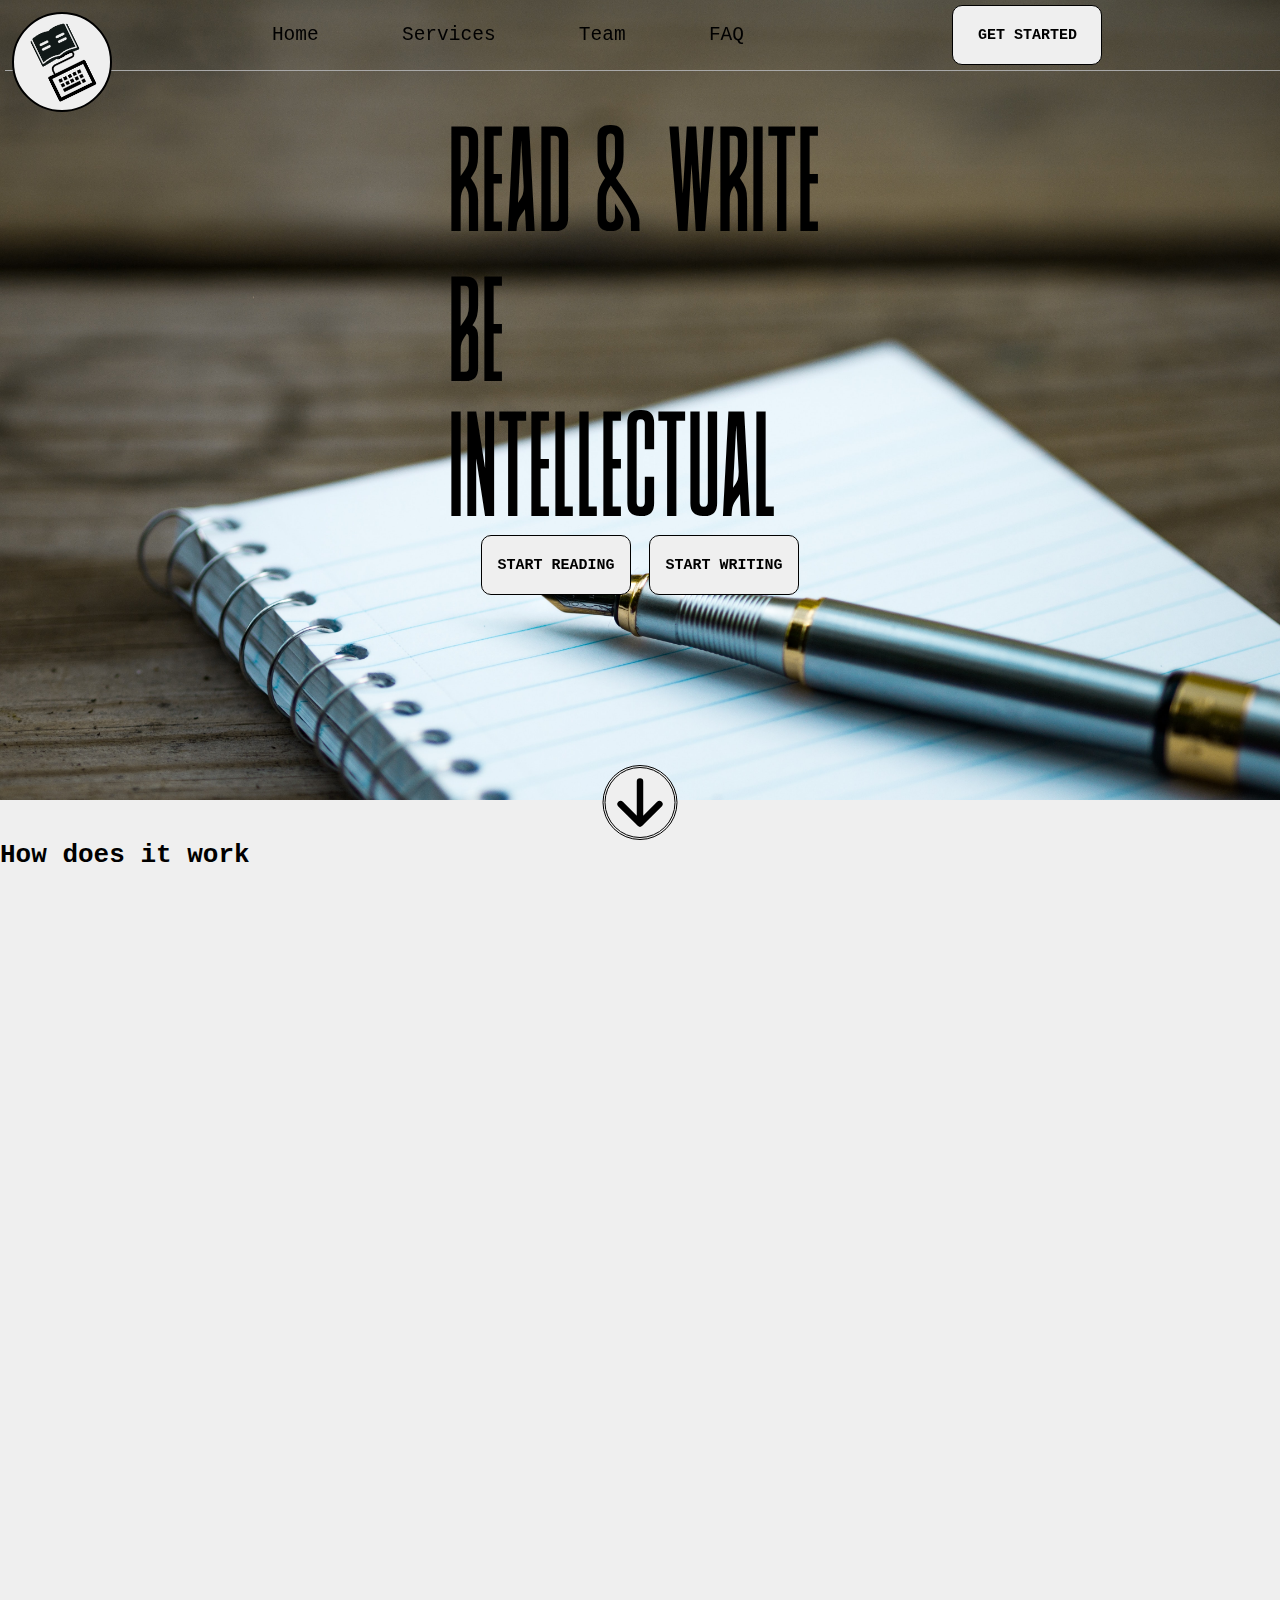
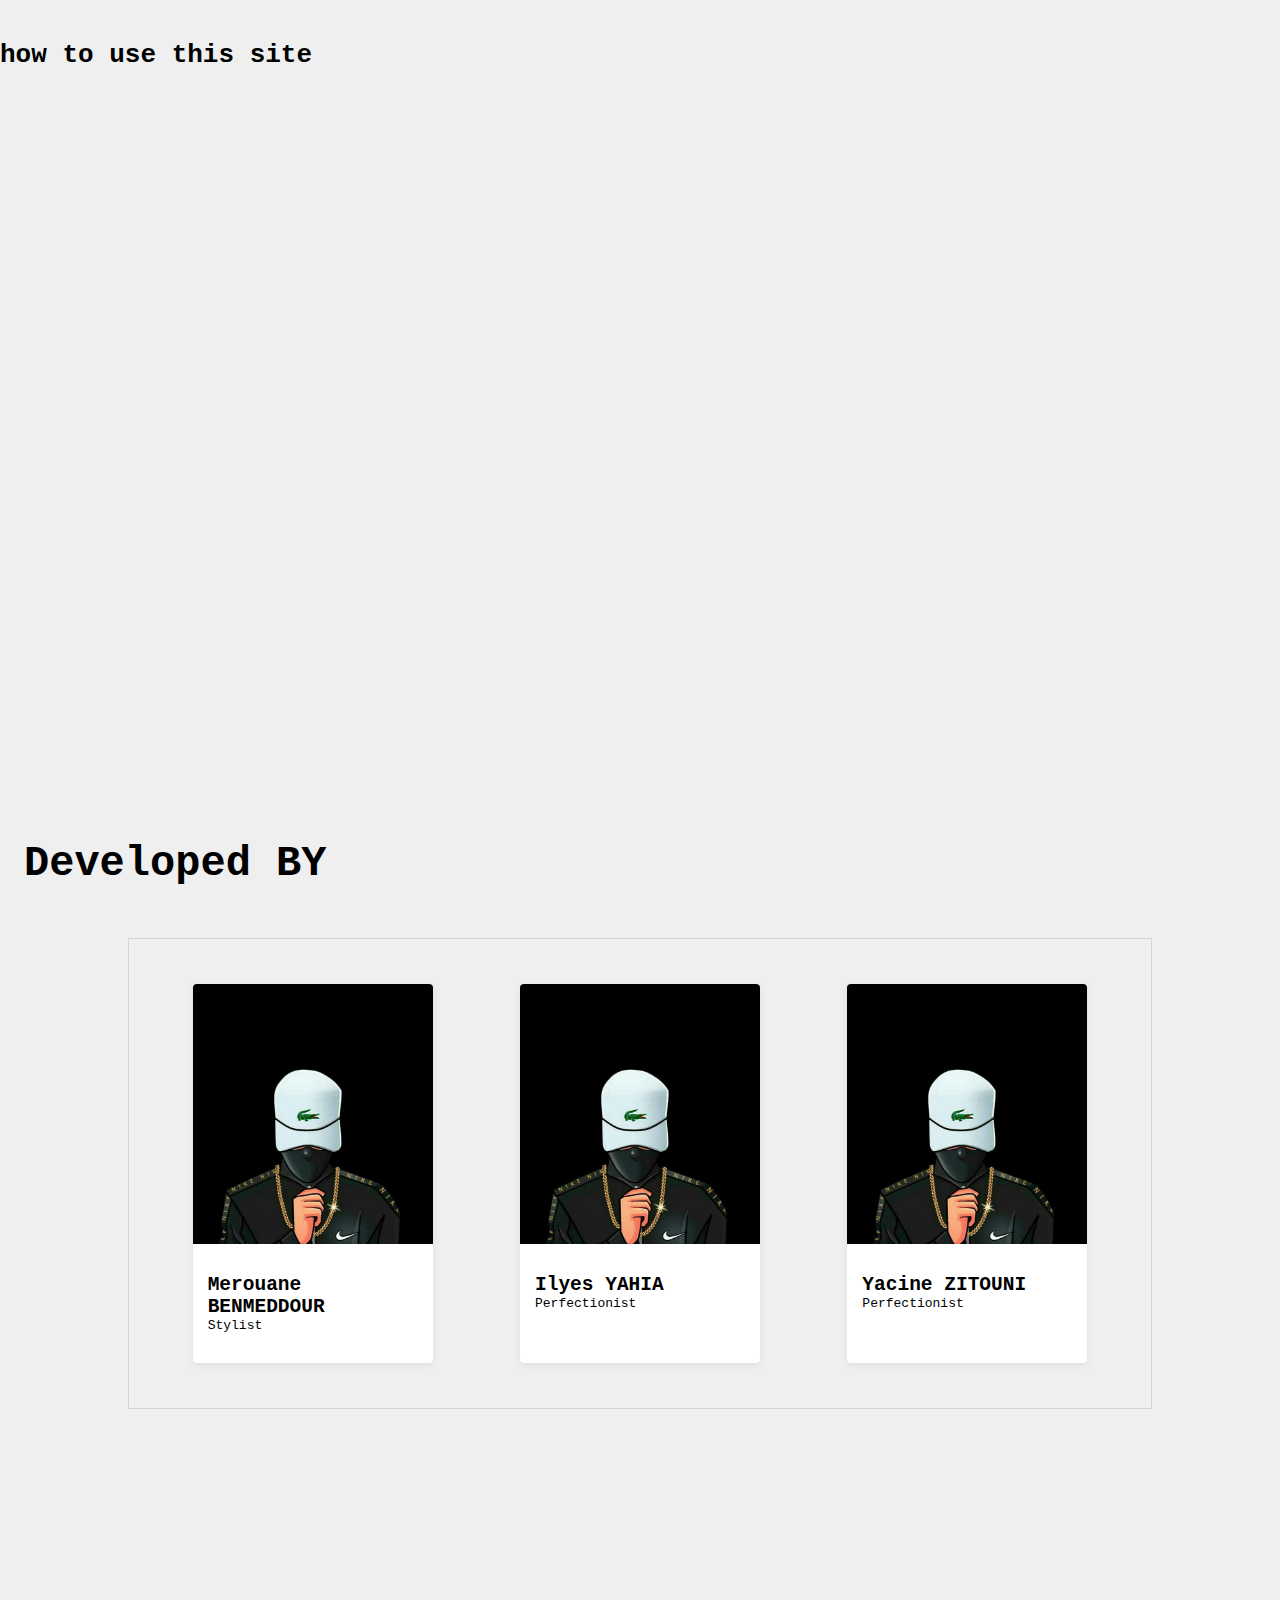
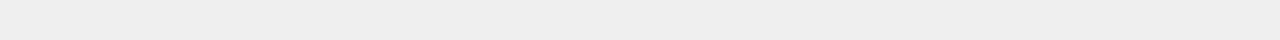
<file: index.html>
<!DOCTYPE html>
<html lang="en">
  <head>
    <meta charset="UTF-8" />
    <meta http-equiv="X-UA-Compatible" content="IE=edge" />
    <meta name="viewport" content="width=device-width, initial-scale=1.0" />
    <title>Documentary website</title>
    <link rel="stylesheet" href="./styles/index.css" />
    <link rel="stylesheet" href="./styles/icon.css" />
  </head>
  <body class="light dark">
    <div icon>
      <img src="./assets/img/readwithkey.png" alt="" srcset="" />
    </div>
    <header>
      <ul class="navbar">
        <li>
          <span>||</span>
          <a href="" class="list-item">Home</a>
        </li>
        <li>
          <span>||</span>
          <a href="" class="list-item">Services</a>
        </li>
        <li>
          <span>||</span>
          <a href="#team" class="list-item">Team</a>
        </li>
        <li>
          <span>||</span>
          <a href="#" class="list-item">FAQ</a>
        </li>
      </ul>
      <button>
        <a href="./pages/articles-index.html" class="start-reading"
          >get started</a
        >
      </button>
    </header>

    <section class="welcome">
      <div class="intro-text">
        <div class="text">
          <p>READ & WRITE</p>
          <br />
          <p>BE INTELLECTUAL</p>
        </div>
        <div class="rw-btns">
          <button class="reading-btn">
            <a href="./pages/articles-index.html">Start Reading</a>
          </button>
          <button class="writing-btn"><a href="">Start Writing</a></button>
        </div>
      </div>
      <!-- <div class="intro-img"></div> -->
    </section>
    <a href="#site-info">
      <div class="go-down">
        <span>
          <svg
            xmlns="http://www.w3.org/2000/svg"
            class="ionicon"
            viewBox="0 0 512 512"
          >
            <title>Arrow Down</title>
            <path
              fill="none"
              stroke="currentColor"
              stroke-linecap="round"
              stroke-linejoin="round"
              stroke-width="48"
              d="M112 268l144 144 144-144M256 392V100"
            />
          </svg>
        </span>
      </div>
    </a>
    <section id="site-info" class="our-goals">
      <h1>How does it work</h1>
    </section>
    <section class="howToUse">
      <h1>how to use this site</h1>
    </section>
    <section id="team" class="team-dev">
      <h1 class="heading_1">Developed BY</h1>
      <div class="card-container card-grid">
        <div class="card">
          <div class="card-img-container">
            <img class="card-img" src="assets/img/avatar1.jpg" alt="card-img" >
          </div>
          <div class="card-description">
            <h2>Merouane BENMEDDOUR</h2>
            <p>Stylist </p>
          </div>
        </div>
          <div class="card">
            <div class="card-img-container">
              <img class="card-img" src="assets/img/avatar1.jpg" alt=" Chercheur" >
            </div>
            <div class="card-description">
              <h2>Ilyes YAHIA</h2>
              <p> Perfectionist</p>
            </div>
          </div>
              <div class="card">
                <div class="card-img-container">
                  <img class="card-img" src="assets/img/avatar1.jpg" alt=" Chercheur" >
                </div>
                <div class="card-description">
                  <h2>Yacine ZITOUNI</h2>
                  <p> Perfectionist</p>
            </div>
          </div>
    </section>
    <ul class="navbar">
      <div class="navbar"></div>
    </ul>
    <ul class="navbar"></ul>
    <ul class="navbar"></ul>
    <ul class="navbar"></ul>
    <ul class="navbar"></ul>
  </body>
</html>
</file>
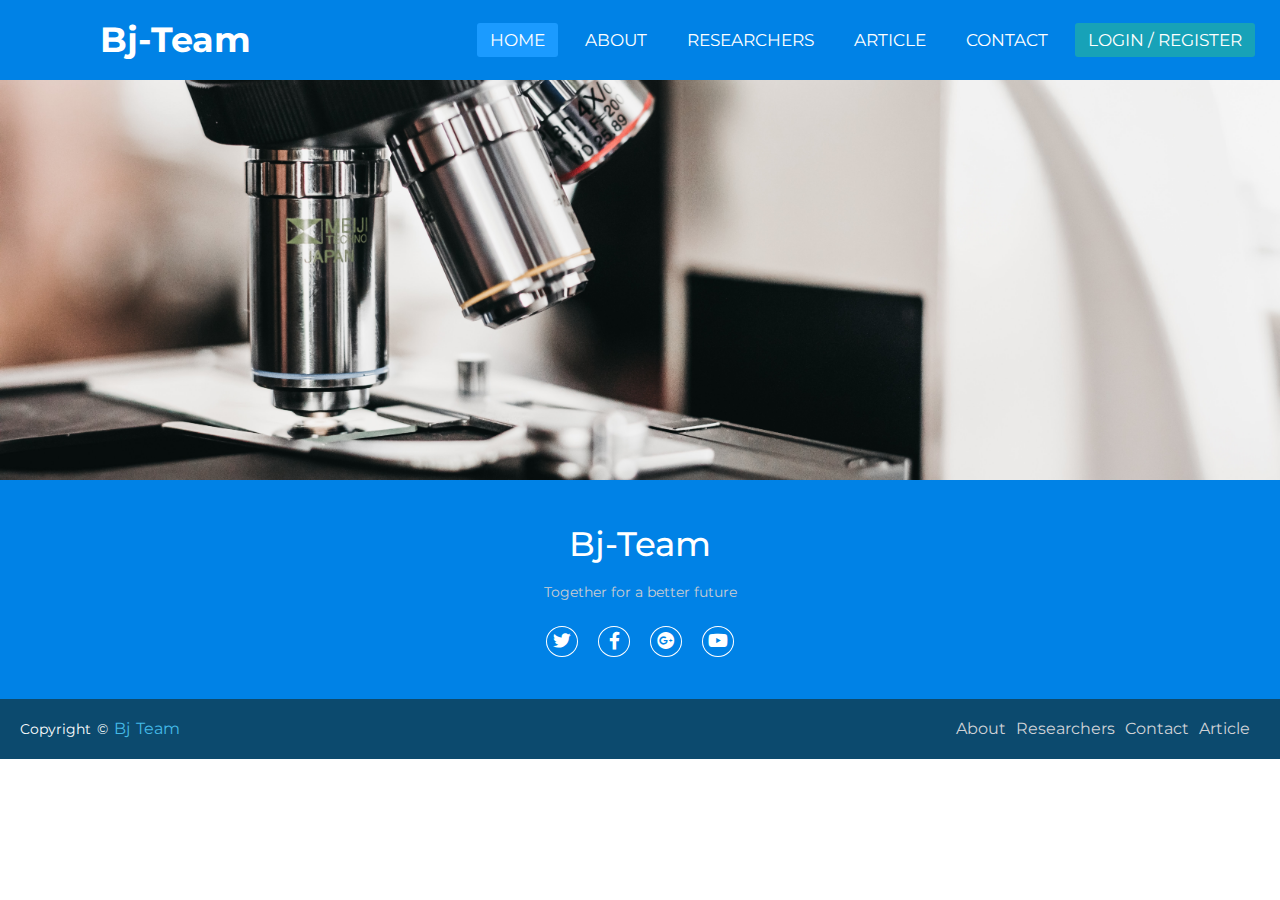
<file: Html/index.html>
<!DOCTYPE html>
<html lang="en" dir="ltr">
  <head>
    <meta charset="UTF-8" />
    <meta http-equiv="X-UA-Compatible" content="IE=edge" />
    <meta name="viewport" content="width=device-width, initial-scale=1.0" />
    <title>Prancipal</title>
    <!-- pour la font -->
    <link
      href="https://fonts.googleapis.com/css?family=Montserrat"
      rel="stylesheet"
    />
    <!-- associer avec le fichier css -->
    <link rel="stylesheet" href="../Css/style.css" />
    <link rel="stylesheet" href="../Css/footer.css" />
    <!-- pour l'icon -->
    <link
      rel="stylesheet"
      href="https://cdnjs.cloudflare.com/ajax/libs/font-awesome/5.15.3/css/all.min.css"
    />
  </head>

  <!-- -->
  <body>
    <nav>
      <input type="checkbox" id="check" />
      <label for="check" class="checkbtn">
        <i class="fas fa-bars"></i>
      </label>
      <label class="logo">Bj-Team</label>
      <ul>
        <li><a class="active" href="#">Home</a></li>
        <li><a href="about.html">About</a></li>
        <li><a href="searcher.html">researchers</a></li>
        <li><a href="article.html">Article</a></li>
        <li><a href="contact.html">Contact</a></li>
        <li><a class="login" href="logReg.html">Login / Register</a></li>
      </ul>
    </nav>
    <div class="img1"></div>
    <!-- Ici le footer -->
    <footer>
      <div class="footer-content">
        <h3>Bj-Team</h3>
        <p><span>Together for a better future</span></p>
        <ul class="socials">
          <li>
            <a href="#"><i class="fab fab-brands fa-twitter"></i></a>
          </li>
          <li>
            <a href="#"><i class="fab fab-brands fa-facebook-f"></i></a>
          </li>
          <li>
            <a href="#"><i class="fab fa-google-plus"></i></a>
          </li>
          <li>
            <a href="#"><i class="fab fa-youtube"></i></a>
          </li>
        </ul>
      </div>
      <div class="footer-bottom">
        <p>copyright &copy; <a href="#">Bj Team</a></p>
        <div class="footer-menu">
          <ul class="f-menu">
            <li><a href="about.html">About</a></li>
            <li><a href="searcher.html">Researchers</a></li>
            <li><a href="contact.html">Contact</a></li>
            <li><a href="article.html">Article</a></li>
          </ul>
        </div>
      </div>
    </footer>
  </body>
</html>
</file>
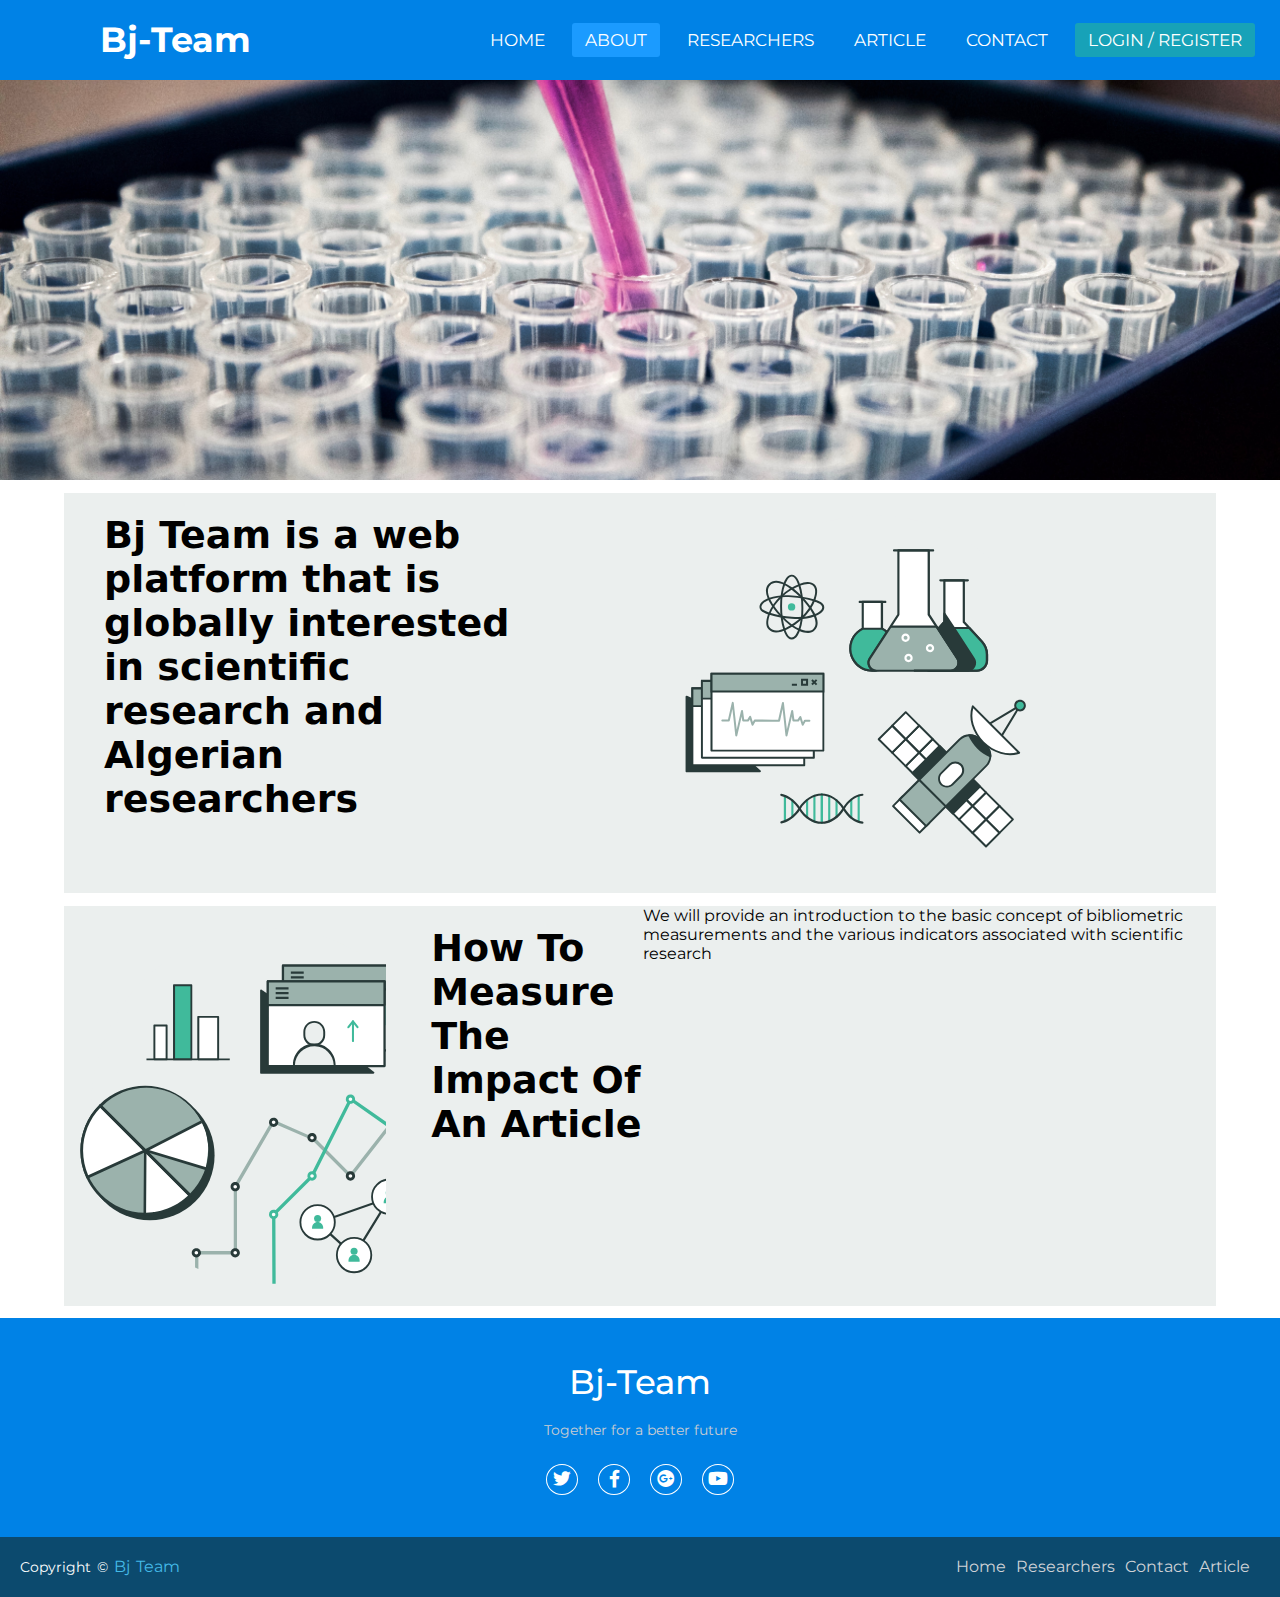
<file: Html/about.html>
<!DOCTYPE html>
<html lang="en" dir="ltr">
  <head>
    <meta charset="UTF-8" />
    <meta http-equiv="X-UA-Compatible" content="IE=edge" />
    <meta name="viewport" content="width=device-width, initial-scale=1.0" />
    <title>Prancipal</title>
    <!-- pour la font -->
    <link
      href="https://fonts.googleapis.com/css?family=Montserrat"
      rel="stylesheet"
    />
    <!-- associer avec le fichier css -->
    <link rel="stylesheet" href="../Css/style.css" />
    <link rel="stylesheet" href="../Css/footer.css" />
    <!-- pour l'icon -->
    <link
      rel="stylesheet"
      href="https://cdnjs.cloudflare.com/ajax/libs/font-awesome/5.15.3/css/all.min.css"
    />
  </head>

  <!-- -->
  <body>
    <nav>
      <input type="checkbox" id="check" />
      <label for="check" class="checkbtn">
        <i class="fas fa-bars"></i>
      </label>
      <label class="logo">Bj-Team</label>
      <ul>
        <li><a href="index.html">Home</a></li>
        <li><a class="active" ">About</a></li>
        <li><a href="searcher.html">researchers</a></li>
        <li><a href="article.html">Article</a></li>
        <li><a href="contact.html">Contact</a></li>
        <li><a class="login" href="logReg.html">Login / Register</a></li>
      </ul>
    </nav>
    <div class="img2"></div>
    <div>
    <section class="down-container">
    <h1 class="index-main__header">Bj Team is a web platform that is globally interested in scientific research and Algerian researchers</h1>
    <div class="img_svg1 img_svg_con"></div>
    </section>
    <section class="down-container">
      <div class="img_svg2 img_svg_con"></div>
      <h1 class="index-main__header">How To Measure The Impact Of An Article</h1>
      <p>We will provide an introduction to the basic concept of bibliometric measurements and the various indicators associated with scientific research
      </p>
    </section>
  </div>
 
  </div>
 <!-- Ici le footer -->
 <footer>
  <div class="footer-content">
    <h3>Bj-Team</h3>
    <p><span>Together for a better future</span></p>
      <ul class="socials">
          <li><a href="#"><i class="fab fab-brands fa-twitter"></i></a></li>
          <li><a href="#"><i class="fab fab-brands fa-facebook-f"></i></a></li>
          <li><a href="#"><i class="fab fa-google-plus"></i></a></li>
          <li><a href="#"><i class="fab fa-youtube"></i></a></li>
      </ul>
  </div>
  <div class="footer-bottom">
      <p>copyright &copy; <a href="#">Bj Team</a>  </p>
              <div class="footer-menu">
                <ul class="f-menu">
                  <li><a href="index.html">Home</a></li>
                  <li><a href="searcher.html"> Researchers</a></li>
                  <li><a href="contact.html">Contact</a></li>
                  <li><a href="article.html">Article</a></li>
                </ul>
              </div>
  </div>

 </footer>
</body>
</html>
</file>
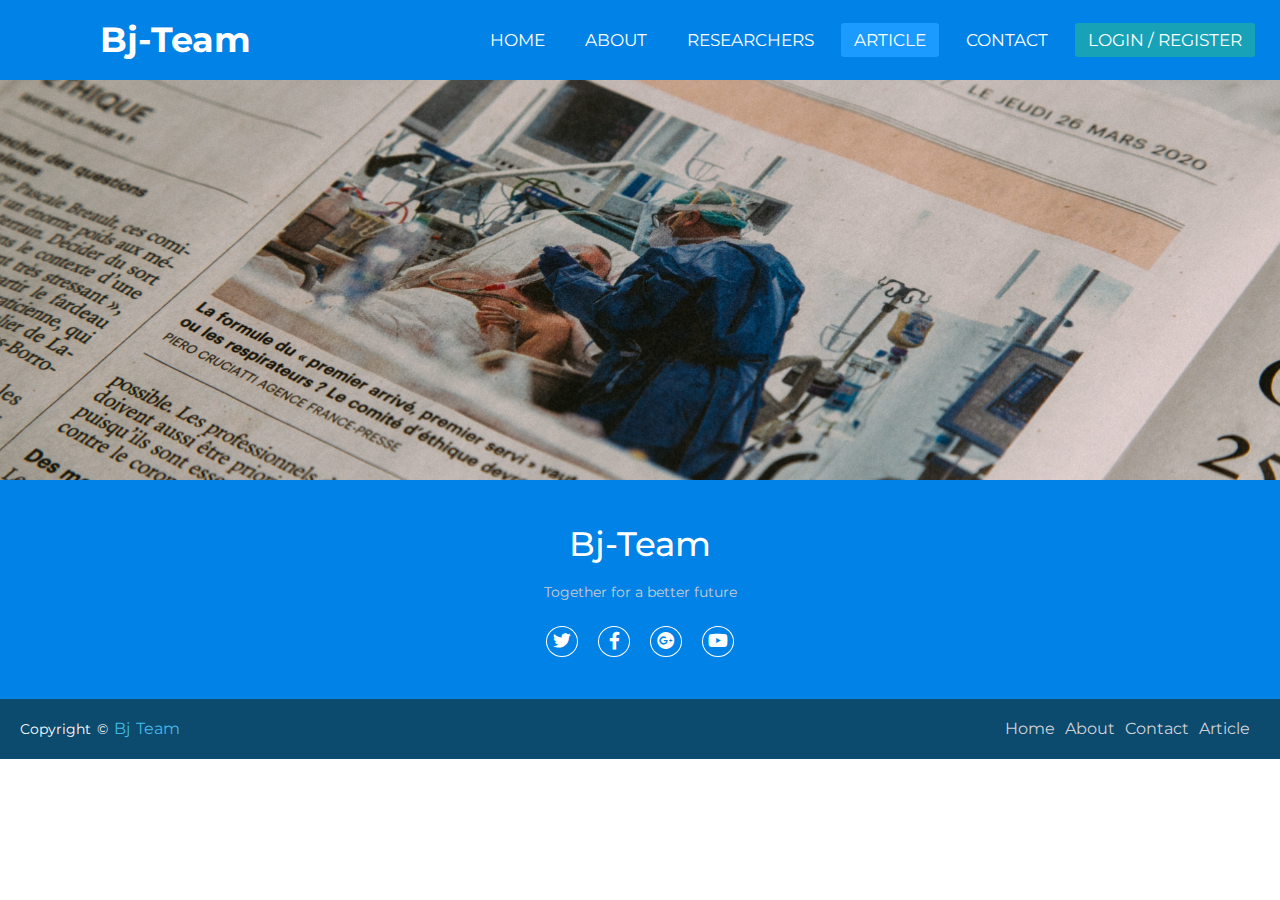
<file: Html/article.html>
<!DOCTYPE html>
<html lang="en" dir="ltr">
  <head>
    <meta charset="UTF-8" />
    <meta http-equiv="X-UA-Compatible" content="IE=edge" />
    <meta name="viewport" content="width=device-width, initial-scale=1.0" />
    <title>Article</title>
    <!-- pour la font -->
    <link
      href="https://fonts.googleapis.com/css?family=Montserrat"
      rel="stylesheet"
    />
    <!-- associer avec le fichier css -->
    <link rel="stylesheet" href="../Css/style.css" />
    <link rel="stylesheet" href="../Css/footer.css" />
    <!-- pour l'icon -->
    <link
      rel="stylesheet"
      href="https://cdnjs.cloudflare.com/ajax/libs/font-awesome/5.15.3/css/all.min.css"
    />
  </head>

  <!-- -->
  <body>
    <nav>
      <input type="checkbox" id="check" />
      <label for="check" class="checkbtn">
        <i class="fas fa-bars"></i>
      </label>
      <label class="logo">Bj-Team</label>
      <ul>
        <li><a href="index.html">Home</a></li>
        <li><a href="about.html">About</a></li>
        <li><a href="searcher.html">researchers</a></li>
        <li><a class="active" href="#">Article</a></li>
        <li><a href="contact.html">Contact</a></li>
        <li><a class="login" href="logReg.html">Login / Register</a></li>
      </ul>
    </nav>
    <section class="img5"></section>
    <!-- Ici le footer -->
    <footer>
      <div class="footer-content">
        <h3>Bj-Team</h3>
        <p><span>Together for a better future</span></p>
        <ul class="socials">
          <li>
            <a href="#"><i class="fab fab-brands fa-twitter"></i></a>
          </li>
          <li>
            <a href="#"><i class="fab fab-brands fa-facebook-f"></i></a>
          </li>
          <li>
            <a href="#"><i class="fab fa-google-plus"></i></a>
          </li>
          <li>
            <a href="#"><i class="fab fa-youtube"></i></a>
          </li>
        </ul>
      </div>
      <div class="footer-bottom">
        <p>copyright &copy; <a href="#">Bj Team</a></p>
        <div class="footer-menu">
          <ul class="f-menu">
            <li><a href="index.html">Home</a></li>
            <li><a href="about.html">About</a></li>
            <li><a href="contact.html">Contact</a></li>
            <li><a href="article.html">Article</a></li>
          </ul>
        </div>
      </div>
    </footer>
  </body>
</html>
</file>
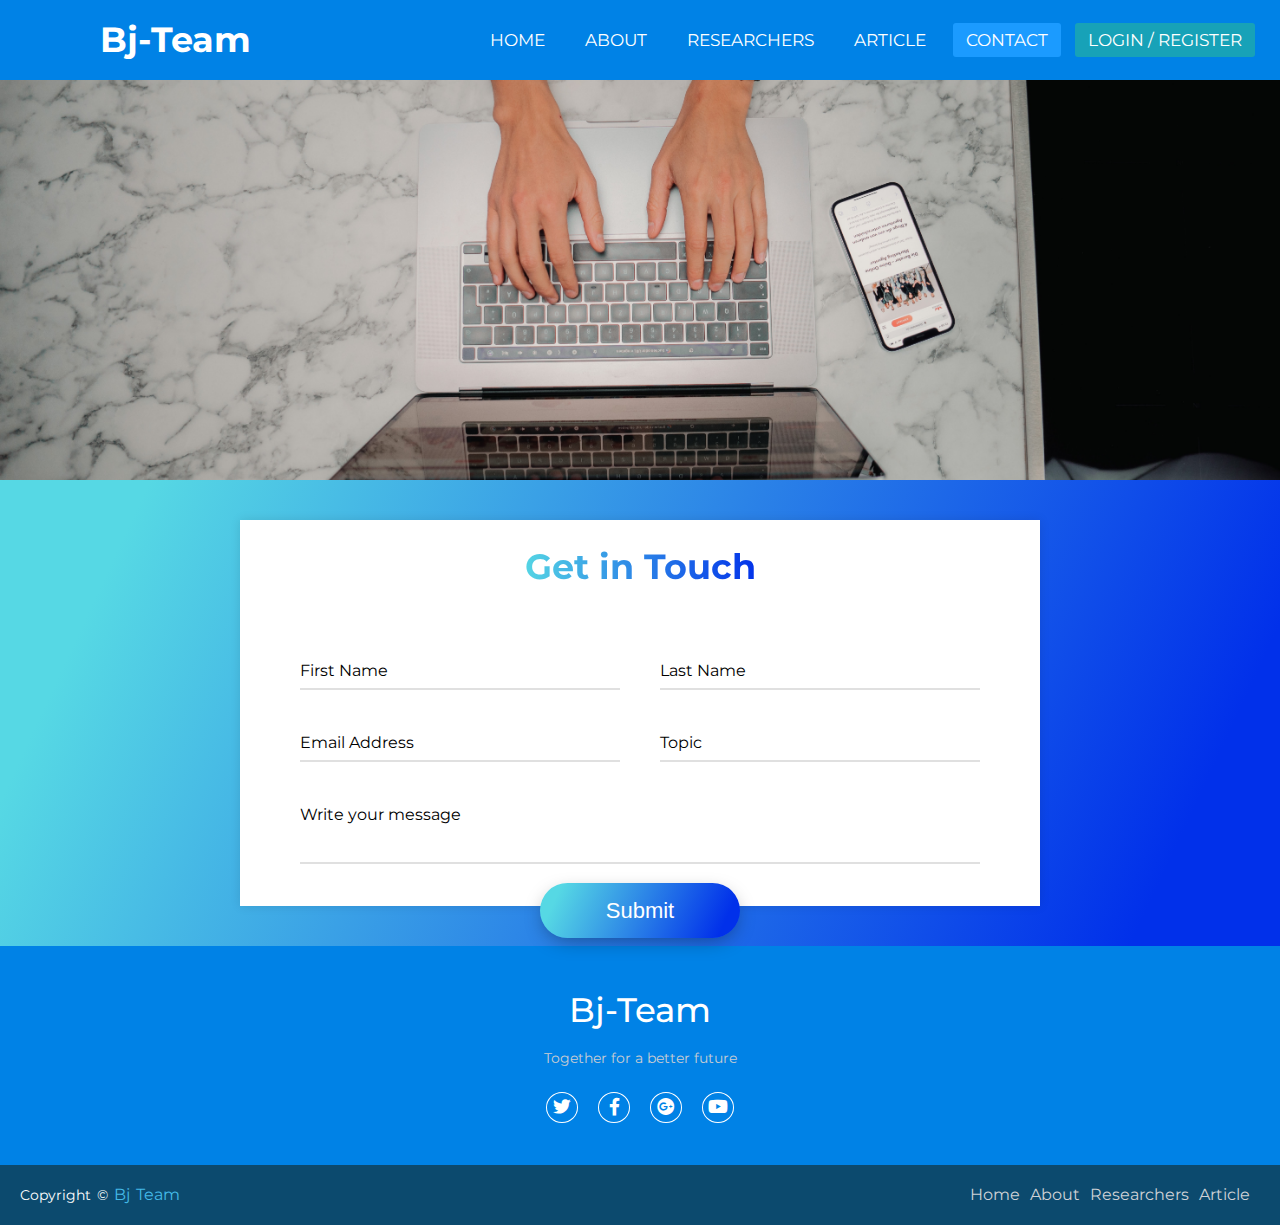
<file: Html/contact.html>
<!DOCTYPE html>
<html lang="en" dir="ltr">
  <head>
    <meta charset="UTF-8" />
    <meta http-equiv="X-UA-Compatible" content="IE=edge" />
    <meta name="viewport" content="width=device-width, initial-scale=1.0" />
    <title>Prancipal</title>
    <!-- pour la font -->
    <link
      href="https://fonts.googleapis.com/css?family=Montserrat"
      rel="stylesheet"
    />
    <!-- associer avec le fichier css -->
    <link rel="stylesheet" href="../Css/style.css" />
    <link rel="stylesheet" href="../Css/contact.css" />
    <link rel="stylesheet" href="../Css/footer.css" />
    <!-- pour l'icon -->
    <link
      rel="stylesheet"
      href="https://cdnjs.cloudflare.com/ajax/libs/font-awesome/5.15.3/css/all.min.css"
    />
  </head>

  <!-- -->
  <body>
    <nav>
      <input type="checkbox" id="check" />
      <label for="check" class="checkbtn">
        <i class="fas fa-bars"></i>
      </label>
      <label class="logo">Bj-Team</label>
      <ul>
        <li><a href="index.html">Home</a></li>
        <li><a href="about.html">About</a></li>
        <li><a href="searcher.html">researchers</a></li>
        <li><a href="article.html">Article</a></li>
        <li><a class="active" href="contact.html">Contact</a></li>
        <li><a class="login" href="logReg.html">Login / Register</a></li>
      </ul>
    </nav>
    <div class="img4"></div>
    <div class="big-container">
      <div class="container">
        <div class="text">Get in Touch</div>
        <form action="#">
          <div class="form-row">
            <div class="input-data">
              <input type="text" required />
              <div class="underline"></div>
              <label for="">First Name</label>
            </div>
            <div class="input-data">
              <input type="text" required />
              <div class="underline"></div>
              <label for="">Last Name</label>
            </div>
          </div>
          <div class="form-row">
            <div class="input-data">
              <input type="text" required />
              <div class="underline"></div>
              <label for="">Email Address</label>
            </div>
            <div class="input-data">
              <input type="text" required />
              <div class="underline"></div>
              <label for="">Topic</label>
            </div>
          </div>
          <div class="form-row">
            <div class="input-data textarea">
              <textarea rows="8" cols="80" required></textarea>
              <br />
              <div class="underline"></div>
              <label for="">Write your message</label>
              <!-- le button submit -->
              <!-- <div class="form-row submit-btn">
                <div class="input-data">
                  <div class="inner"></div>
                  <input type="submit" value="submit" />
                </div>
              </div> -->
              <div class="containerB">
                <input id="btn" type="submit" value="Submit" />
              </div>
            </div>
          </div>
        </form>
      </div>
    </div>
    <!-- Ici le footer -->
    <footer>
      <div class="footer-content">
        <h3>Bj-Team</h3>
        <p><span>Together for a better future</span></p>
        <ul class="socials">
          <li>
            <a href="#"><i class="fab fab-brands fa-twitter"></i></a>
          </li>
          <li>
            <a href="#"><i class="fab fab-brands fa-facebook-f"></i></a>
          </li>
          <li>
            <a href="#"><i class="fab fa-google-plus"></i></a>
          </li>
          <li>
            <a href="#"><i class="fab fa-youtube"></i></a>
          </li>
        </ul>
      </div>
      <div class="footer-bottom">
        <p>copyright &copy; <a href="#">Bj Team</a></p>
        <div class="footer-menu">
          <ul class="f-menu">
            <li><a href="index.html">Home</a></li>
            <li><a href="about.html">About</a></li>
            <li><a href="searcher.html"> Researchers</a></li>
            <li><a href="article.html">Article</a></li>
          </ul>
        </div>
      </div>
    </footer>
  </body>
</html>
</file>
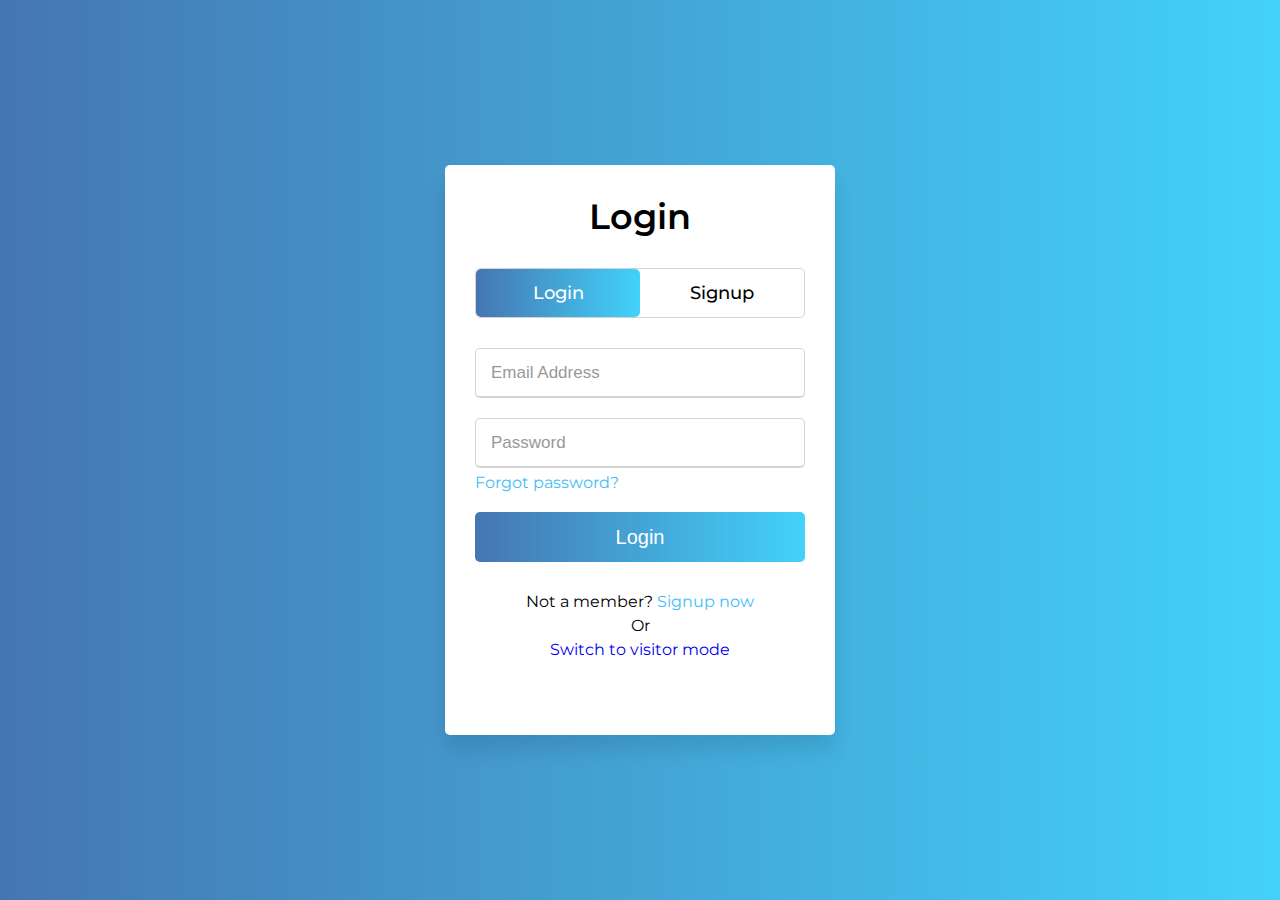
<file: Html/logReg.html>
<!DOCTYPE html>
<html lang="en" dir="ltr">
  <head>
    <meta charset="utf-8" />
    <title>Login / Registration</title>
    <link rel="stylesheet" href="../Css/style.css" />
    <link rel="stylesheet" href="../Css/login.css" />
    <link rel="stylesheet" href="../Css/footer.css" />
    <link
      href="https://fonts.googleapis.com/css?family=Montserrat"
      rel="stylesheet"
    />
    <link
      rel="stylesheet"
      href="https://cdnjs.cloudflare.com/ajax/libs/font-awesome/5.15.3/css/all.min.css"
    />
    <meta name="viewport" content="width=device-width, initial-scale=1.0" />
  </head>
  <body>
    <div class="wrapper">
      <div class="title-text">
        <div class="title login">Login</div>
        <div class="title signup">Signup</div>
      </div>
      <div class="form-container">
        <div class="slide-controls">
          <input type="radio" name="slide" id="login" checked />
          <input type="radio" name="slide" id="signup" />
          <label for="login" class="slide login">Login</label>
          <label for="signup" class="slide signup">Signup</label>
          <div class="slider-tab"></div>
        </div>
        <!-- La partie authentification  -->
        <div class="form-inner">
          <form action="#" class="login">
            <div class="field">
              <input type="text" placeholder="Email Address" required />
            </div>
            <div class="field">
              <input type="password" placeholder="Password" required />
            </div>
            <div class="pass-link">
              <a href="#">Forgot password?</a>
            </div>
            <div class="field btn">
              <div class="btn-layer"></div>
              <input type="submit" value="Login" />
            </div>
            <div class="signup-link">
              Not a member? <a href="">Signup now</a>
            </div>
            <p>Or</p>
            <!-- On a ajouter le mode visteur pour ameliore le UX de notre site  -->
            <div class="signup-link2">
              <a href="index.html">Switch to visitor mode</a>
            </div>
          </form>

          <!-- La partie iscription  -->
          <form action="#" class="signup">
            <div class="field">
              <input type="text" placeholder="Email Address" required />
            </div>

            <div class="field">
              <input type="password" placeholder="Password" required />
            </div>

            <div class="field">
              <input type="password" placeholder="Confirm password" required />
            </div>

            <div class="field btn">
              <div class="btn-layer"></div>
              <input type="submit" value="Signup" />
            </div>

            <div class="login-link">
              Already a member ? <a href="">Login now</a>
            </div>
            <p>Or</p>
            <!-- On a ajouter le mode visteur pour ameliore le UX de notre site  -->
            <div class="signup-link2">
              <a href="index.html">Switch to visitor mode</a>
            </div>
          </form>
        </div>
      </div>
    </div>

    <!-- on a prefer ajouter Js pour faire tout dans une seul page Html avec une belle animation -->
    <script>
      const loginText = document.querySelector(".title-text .login");
      const loginForm = document.querySelector("form.login");
      const loginBtn = document.querySelector("label.login");
      const signupBtn = document.querySelector("label.signup");
      const signupLink = document.querySelector("form .signup-link a");
      const login2 = document.querySelector("form .login-link a");
      signupBtn.onclick = () => {
        loginForm.style.marginLeft = "-50%";
        loginText.style.marginLeft = "-50%";
      };
      loginBtn.onclick = () => {
        loginForm.style.marginLeft = "0%";
        loginText.style.marginLeft = "0%";
      };
      signupLink.onclick = () => {
        signupBtn.click();
        return false;
      };
      login2.onclick = () => {
        loginBtn.click();
        return false;
      };
    </script>
  </body>
</html>
</file>
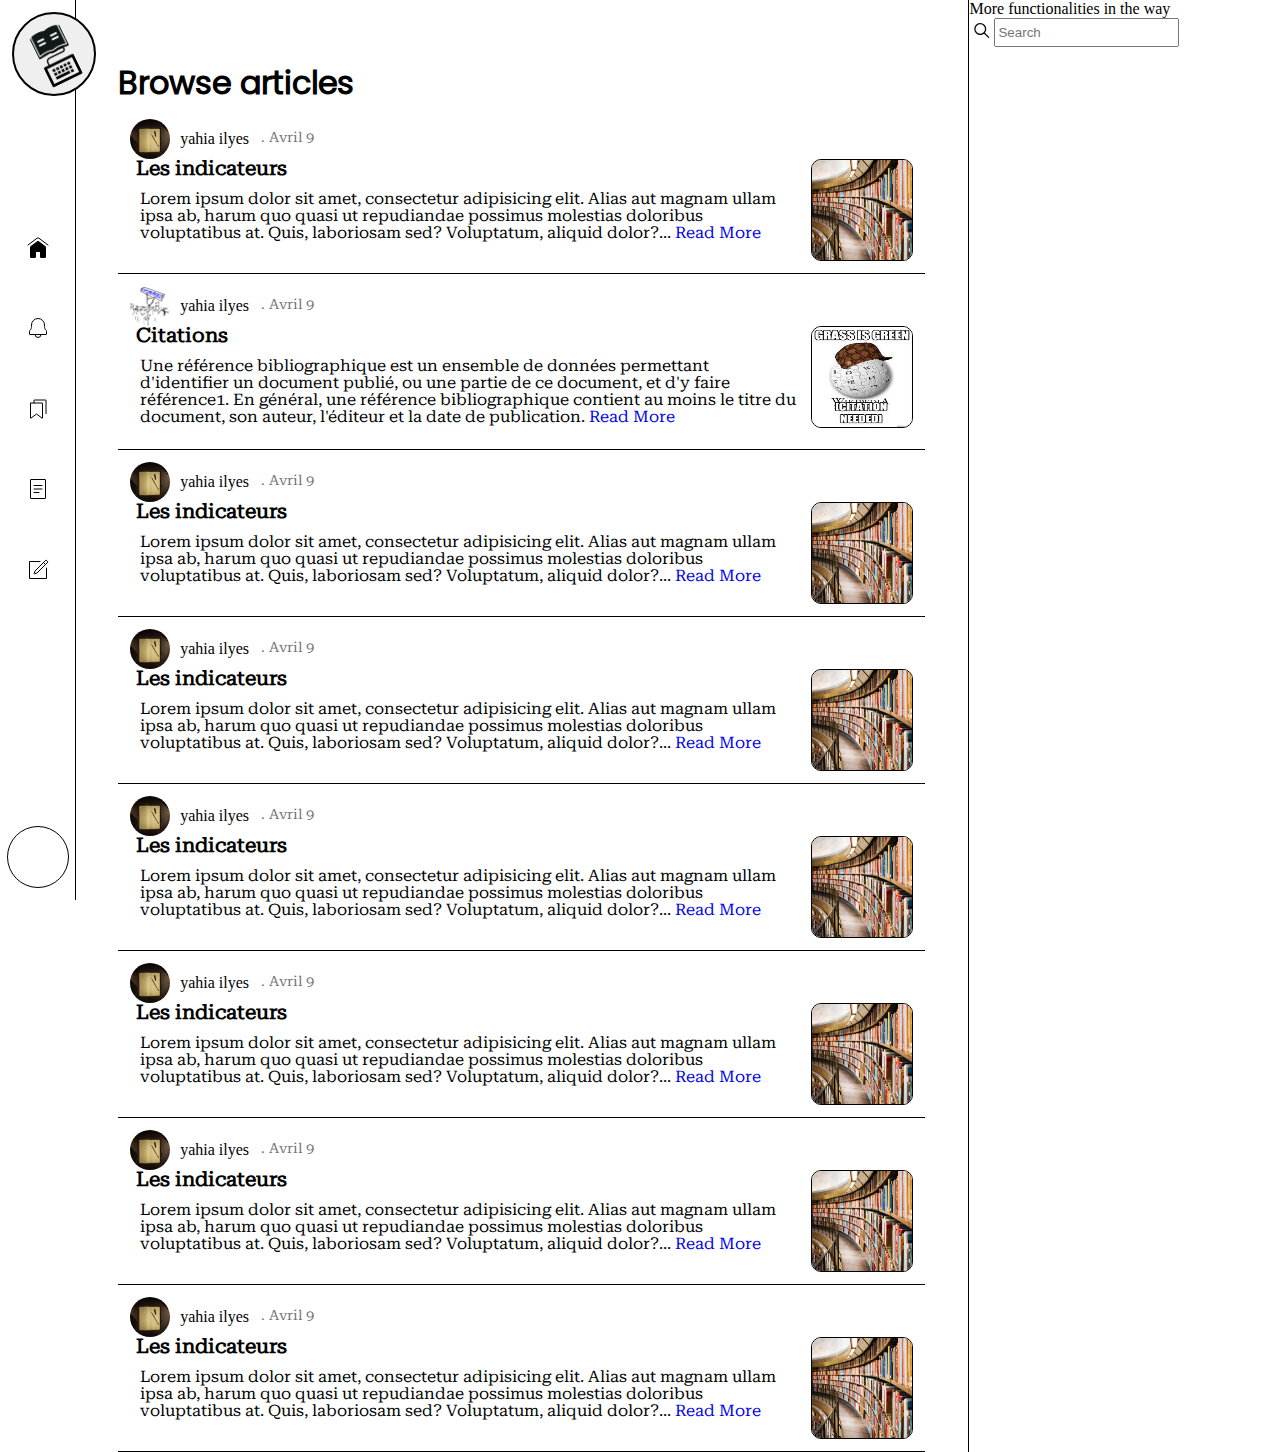
<file: pages/articles-index.html>
<!DOCTYPE html>
<html lang="en">
  <head>
    <meta charset="UTF-8" />
    <meta http-equiv="X-UA-Compatible" content="IE=edge" />
    <meta name="viewport" content="width=device-width, initial-scale=1.0" />
    <title>Articles content</title>
    <link rel="stylesheet" href="./../styles/article-list.css" />
    <link rel="stylesheet" href="./../styles/article-sidebar.css" />
    <link rel="stylesheet" href="./../styles/icon.css" />
  </head>
  <body>
    <div class="article-container">
      <div class="sidebar">
        <div icon>
          <img src="./../assets/img/readwithkey.png" alt="" srcset="" />
        </div>
        <header>
          <ul class="navbar">
            <li data-tooltip="Home">
              <a href="./articles-index.html">
                <svg
                  width="24"
                  height="24"
                  viewBox="0 0 24 24"
                  fill="none"
                  aria-label="Home"
                >
                  <path
                    d="M4.5 21.25V10.87c0-.07.04-.15.1-.2l7.25-5.43a.25.25 0 0 1 .3 0l7.25 5.44c.06.04.1.12.1.2v10.37c0 .14-.11.25-.25.25h-4.5a.25.25 0 0 1-.25-.25v-5.5a.25.25 0 0 0-.25-.25h-4.5a.25.25 0 0 0-.25.25v5.5c0 .14-.11.25-.25.25h-4.5a.25.25 0 0 1-.25-.25z"
                    fill="currentColor"
                    stroke="currentColor"
                    stroke-linejoin="round"
                  ></path>
                  <path
                    d="M22 9l-9.1-6.83a1.5 1.5 0 0 0-1.8 0L2 9"
                    stroke="currentColor"
                    stroke-linecap="round"
                    stroke-linejoin="round"
                  ></path>
                </svg>
              </a>
            </li>
            <li data-tooltip="Notifications">
              <a href="">
                <svg
                  width="24"
                  height="24"
                  viewBox="0 0 24 24"
                  fill="none"
                  aria-label="Notifications"
                >
                  <path
                    d="M15 18.5a3 3 0 1 1-6 0"
                    stroke="currentColor"
                    stroke-linecap="round"
                  ></path>
                  <path
                    d="M5.5 10.53V9a6.5 6.5 0 0 1 13 0v1.53c0 1.42.56 2.78 1.57 3.79l.03.03c.26.26.4.6.4.97v2.93c0 .14-.11.25-.25.25H3.75a.25.25 0 0 1-.25-.25v-2.93c0-.37.14-.71.4-.97l.03-.03c1-1 1.57-2.37 1.57-3.79z"
                    stroke="currentColor"
                    stroke-linejoin="round"
                  ></path>
                </svg>
              </a>
            </li>
            <li data-tooltip="Lists">
              <a href="">
                <svg
                  width="24"
                  height="24"
                  viewBox="0 0 24 24"
                  fill="none"
                  aria-label="Lists"
                >
                  <path
                    d="M4.5 6.25V21c0 .2.24.32.4.2l5.45-4.09a.25.25 0 0 1 .3 0l5.45 4.09c.16.12.4 0 .4-.2V6.25a.25.25 0 0 0-.25-.25H4.75a.25.25 0 0 0-.25.25z"
                    stroke="currentColor"
                    stroke-linecap="round"
                  ></path>
                  <path
                    d="M8 6V3.25c0-.14.11-.25.25-.25h11.5c.14 0 .25.11.25.25V16.5"
                    stroke="currentColor"
                    stroke-linecap="round"
                  ></path>
                </svg>
              </a>
            </li>
            <li data-tooltip="Stories">
              <a href="">
                <svg
                  width="24"
                  height="24"
                  viewBox="0 0 24 24"
                  fill="none"
                  aria-label="Stories"
                >
                  <path
                    d="M4.75 21.5h14.5c.14 0 .25-.11.25-.25V2.75a.25.25 0 0 0-.25-.25H4.75a.25.25 0 0 0-.25.25v18.5c0 .14.11.25.25.25z"
                    stroke="currentColor"
                  ></path>
                  <path
                    d="M8 8.5h8M8 15.5h5M8 12h8"
                    stroke="currentColor"
                    stroke-linecap="round"
                  ></path>
                </svg>
              </a>
            </li>
            <li data-tooltip="Write">
              <a href="">
                <svg
                  width="24"
                  height="24"
                  viewBox="0 0 24 24"
                  fill="none"
                  aria-label="Write"
                >
                  <path
                    d="M14 4a.5.5 0 0 0 0-1v1zm7 6a.5.5 0 0 0-1 0h1zm-7-7H4v1h10V3zM3 4v16h1V4H3zm1 17h16v-1H4v1zm17-1V10h-1v10h1zm-1 1a1 1 0 0 0 1-1h-1v1zM3 20a1 1 0 0 0 1 1v-1H3zM4 3a1 1 0 0 0-1 1h1V3z"
                    fill="currentColor"
                  ></path>
                  <path
                    d="M17.5 4.5l-8.46 8.46a.25.25 0 0 0-.06.1l-.82 2.47c-.07.2.12.38.31.31l2.47-.82a.25.25 0 0 0 .1-.06L19.5 6.5m-2-2l2.32-2.32c.1-.1.26-.1.36 0l1.64 1.64c.1.1.1.26 0 .36L19.5 6.5m-2-2l2 2"
                    stroke="currentColor"
                  ></path>
                </svg>
              </a>
            </li>
          </ul>
          <div data-tooltip="User-profile" class="user-profile"></div>
        </header>
      </div>
      <ul class="article-list">
        <h1>Browse articles</h1>
        <li class="article-info">
          <div class="publish-info">
            <div class="publisher">
              <img src="./../assets/img/note.jpg" alt="" />
              <span>yahia ilyes</span>
            </div>
            <div class="date-pub">
              <span>.</span>
              <span>Avril 9</span>
            </div>
          </div>
          <div class="article-card">
            <div class="article-card-txt">
              <form action="./articlesContent/indicateurs.html">
                <input type="submit" value="Les indicateurs" />
              </form>
              <p>
                Lorem ipsum dolor sit amet, consectetur adipisicing elit. Alias
                aut magnam ullam ipsa ab, harum quo quasi ut repudiandae
                possimus molestias doloribus voluptatibus at. Quis, laboriosam
                sed? Voluptatum, aliquid dolor?...
                <a href="./articlesContent/indicateurs.html">Read More</a>
              </p>
            </div>
            <img src="./../assets/img/lib.jpg" alt="" />
          </div>
        </li>
        <li class="article-info">
          <div class="publish-info">
            <div class="publisher">
              <img src="./../assets/img/citation.png" alt="" />
              <span>yahia ilyes</span>
            </div>
            <div class="date-pub">
              <span>.</span>
              <span>Avril 9</span>
            </div>
          </div>
          <div class="article-card">
            <div class="article-card-txt">
              <form action="./articlesContent/ref-bib.html">
                <input type="submit" value="Citations" />
              </form>
              <p>
                Une référence bibliographique est un ensemble de données
                permettant d'identifier un document publié, ou une partie de ce
                document, et d'y faire référence1. En général, une référence
                bibliographique contient au moins le titre du document, son
                auteur, l'éditeur et la date de publication.
                <a href="./articlesContent/indicateurs.html">Read More</a>
              </p>
            </div>
            <div class="img">
              <img src="./../assets/img/citation-needed.jpg" alt="" />
            </div>
          </div>
        </li>
        <li class="article-info">
          <div class="publish-info">
            <div class="publisher">
              <img src="./../assets/img/note.jpg" alt="" />
              <span>yahia ilyes</span>
            </div>
            <div class="date-pub">
              <span>.</span>
              <span>Avril 9</span>
            </div>
          </div>
          <div class="article-card">
            <div class="article-card-txt">
              <form action="./articlesContent/indicateurs.html">
                <input type="submit" value="Les indicateurs" />
              </form>
              <p>
                Lorem ipsum dolor sit amet, consectetur adipisicing elit. Alias
                aut magnam ullam ipsa ab, harum quo quasi ut repudiandae
                possimus molestias doloribus voluptatibus at. Quis, laboriosam
                sed? Voluptatum, aliquid dolor?...
                <a href="./articlesContent/indicateurs.html">Read More</a>
              </p>
            </div>
            <img src="./../assets/img/lib.jpg" alt="" />
          </div>
        </li>
        <li class="article-info">
          <div class="publish-info">
            <div class="publisher">
              <img src="./../assets/img/note.jpg" alt="" />
              <span>yahia ilyes</span>
            </div>
            <div class="date-pub">
              <span>.</span>
              <span>Avril 9</span>
            </div>
          </div>
          <div class="article-card">
            <div class="article-card-txt">
              <form action="./articlesContent/indicateurs.html">
                <input type="submit" value="Les indicateurs" />
              </form>
              <p>
                Lorem ipsum dolor sit amet, consectetur adipisicing elit. Alias
                aut magnam ullam ipsa ab, harum quo quasi ut repudiandae
                possimus molestias doloribus voluptatibus at. Quis, laboriosam
                sed? Voluptatum, aliquid dolor?...
                <a href="./articlesContent/indicateurs.html">Read More</a>
              </p>
            </div>
            <img src="./../assets/img/lib.jpg" alt="" />
          </div>
        </li>
        <li class="article-info">
          <div class="publish-info">
            <div class="publisher">
              <img src="./../assets/img/note.jpg" alt="" />
              <span>yahia ilyes</span>
            </div>
            <div class="date-pub">
              <span>.</span>
              <span>Avril 9</span>
            </div>
          </div>
          <div class="article-card">
            <div class="article-card-txt">
              <form action="./articlesContent/indicateurs.html">
                <input type="submit" value="Les indicateurs" />
              </form>
              <p>
                Lorem ipsum dolor sit amet, consectetur adipisicing elit. Alias
                aut magnam ullam ipsa ab, harum quo quasi ut repudiandae
                possimus molestias doloribus voluptatibus at. Quis, laboriosam
                sed? Voluptatum, aliquid dolor?...
                <a href="./articlesContent/indicateurs.html">Read More</a>
              </p>
            </div>
            <img src="./../assets/img/lib.jpg" alt="" />
          </div>
        </li>
        <li class="article-info">
          <div class="publish-info">
            <div class="publisher">
              <img src="./../assets/img/note.jpg" alt="" />
              <span>yahia ilyes</span>
            </div>
            <div class="date-pub">
              <span>.</span>
              <span>Avril 9</span>
            </div>
          </div>
          <div class="article-card">
            <div class="article-card-txt">
              <form action="./articlesContent/indicateurs.html">
                <input type="submit" value="Les indicateurs" />
              </form>
              <p>
                Lorem ipsum dolor sit amet, consectetur adipisicing elit. Alias
                aut magnam ullam ipsa ab, harum quo quasi ut repudiandae
                possimus molestias doloribus voluptatibus at. Quis, laboriosam
                sed? Voluptatum, aliquid dolor?...
                <a href="./articlesContent/indicateurs.html">Read More</a>
              </p>
            </div>
            <img src="./../assets/img/lib.jpg" alt="" />
          </div>
        </li>
        <li class="article-info">
          <div class="publish-info">
            <div class="publisher">
              <img src="./../assets/img/note.jpg" alt="" />
              <span>yahia ilyes</span>
            </div>
            <div class="date-pub">
              <span>.</span>
              <span>Avril 9</span>
            </div>
          </div>
          <div class="article-card">
            <div class="article-card-txt">
              <form action="./articlesContent/indicateurs.html">
                <input type="submit" value="Les indicateurs" />
              </form>
              <p>
                Lorem ipsum dolor sit amet, consectetur adipisicing elit. Alias
                aut magnam ullam ipsa ab, harum quo quasi ut repudiandae
                possimus molestias doloribus voluptatibus at. Quis, laboriosam
                sed? Voluptatum, aliquid dolor?...
                <a href="./articlesContent/indicateurs.html">Read More</a>
              </p>
            </div>
            <img src="./../assets/img/lib.jpg" alt="" />
          </div>
        </li>
        <li class="article-info">
          <div class="publish-info">
            <div class="publisher">
              <img src="./../assets/img/note.jpg" alt="" />
              <span>yahia ilyes</span>
            </div>
            <div class="date-pub">
              <span>.</span>
              <span>Avril 9</span>
            </div>
          </div>
          <div class="article-card">
            <div class="article-card-txt">
              <form action="./articlesContent/indicateurs.html">
                <input type="submit" value="Les indicateurs" />
              </form>
              <p>
                Lorem ipsum dolor sit amet, consectetur adipisicing elit. Alias
                aut magnam ullam ipsa ab, harum quo quasi ut repudiandae
                possimus molestias doloribus voluptatibus at. Quis, laboriosam
                sed? Voluptatum, aliquid dolor?...
                <a href="./articlesContent/indicateurs.html">Read More</a>
              </p>
            </div>
            <img src="./../assets/img/lib.jpg" alt="" />
          </div>
        </li>
      </ul>
      <aside>
        More functionalities in the way
        <div class="searchbox">
          <span class="icon">
            <svg
              width="25"
              height="25"
              viewBox="0 0 25 25"
              fill="rgba(8, 8, 8, 1)"
            >
              <path
                d="M20.07 18.93l-4.16-4.15a6 6 0 1 0-.88.88l4.15 4.16a.62.62 0 1 0 .89-.89zM6.5 11a4.75 4.75 0 1 1 9.5 0 4.75 4.75 0 0 1-9.5 0z"
              ></path>
            </svg>
          </span>
          <input type="text" placeholder="Search" />
        </div>
      </aside>
    </div>
  </body>
</html>
</file>
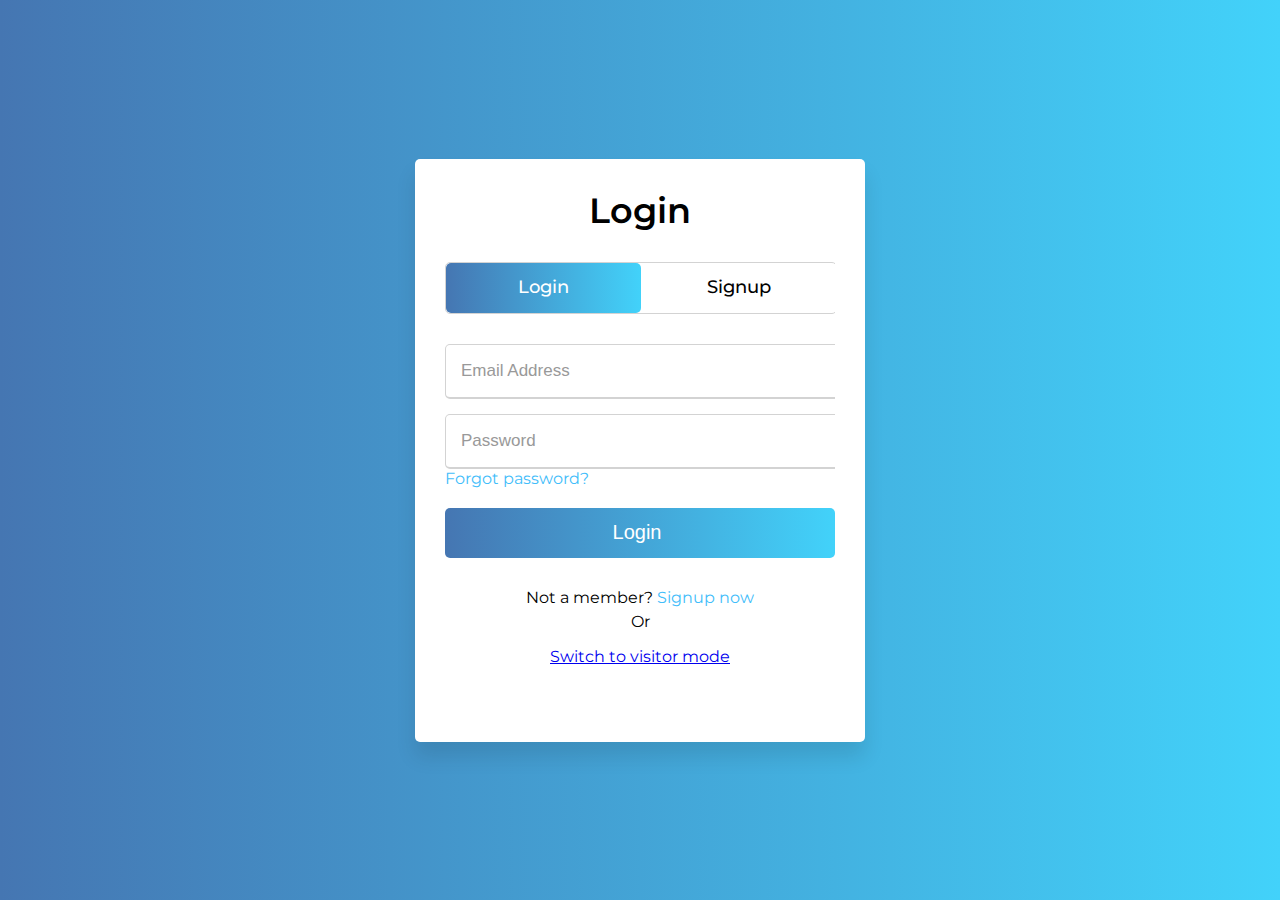
<file: pages/Login.html>
<!DOCTYPE html>
<html lang="en" dir="ltr">
  <head>
    <meta charset="utf-8" />
    <title>Login / Registration</title>

    <link rel="stylesheet" href="../styles/login.css" />

    <link
      href="https://fonts.googleapis.com/css?family=Montserrat"
      rel="stylesheet"
    />
    <link
      rel="stylesheet"
      href="https://cdnjs.cloudflare.com/ajax/libs/font-awesome/5.15.3/css/all.min.css"
    />
    <meta name="viewport" content="width=device-width, initial-scale=1.0" />
  </head>
  <body>
    <div class="wrapper">
      <div class="title-text">
        <div class="title login">Login</div>
        <div class="title signup">Signup</div>
      </div>
      <div class="form-container">
        <div class="slide-controls">
          <input type="radio" name="slide" id="login" checked />
          <input type="radio" name="slide" id="signup" />
          <label for="login" class="slide login">Login</label>
          <label for="signup" class="slide signup">Signup</label>
          <div class="slider-tab"></div>
        </div>
        <!-- La partie authentification  -->
        <div class="form-inner">
          <form action="#" class="login">
            <div class="field">
              <input type="text" placeholder="Email Address" required />
            </div>
            <div class="field">
              <input type="password" placeholder="Password" required />
            </div>
            <div class="pass-link">
              <a href="#">Forgot password?</a>
            </div>
            <div class="field btn">
              <div class="btn-layer"></div>
              <input type="submit" value="Login" />
            </div>
            <div class="signup-link">
              Not a member? <a href="">Signup now</a>
            </div>
            <p>Or</p>
            <!-- On a ajouter le mode visteur pour ameliore le UX de notre site  -->
            <div class="signup-link2">
              <a href="articles-index.html">Switch to visitor mode</a>
            </div>
          </form>

          <!-- La partie iscription  -->
          <form action="#" class="signup">
            <div class="field">
              <input type="text" placeholder="Email Address" required />
            </div>

            <div class="field">
              <input type="password" placeholder="Password" required />
            </div>

            <div class="field">
              <input type="password" placeholder="Confirm password" required />
            </div>

            <div class="field btn">
              <div class="btn-layer"></div>
              <input type="submit" value="Signup" />
            </div>

            <div class="login-link">
              Already a member ? <a href="">Login now</a>
            </div>
            <p>Or</p>
            <!-- On a ajouter le mode visteur pour ameliore le UX de notre site  -->
            <div class="signup-link2">
              <a href="index.html">Switch to visitor mode</a>
            </div>
          </form>
        </div>
      </div>
    </div>

    <!-- on a prefer ajouter Js pour faire tout dans une seul page Html avec une belle animation -->
    <script>
      const loginText = document.querySelector(".title-text .login");
      const loginForm = document.querySelector("form.login");
      const loginBtn = document.querySelector("label.login");
      const signupBtn = document.querySelector("label.signup");
      const signupLink = document.querySelector("form .signup-link a");
      const login2 = document.querySelector("form .login-link a");
      signupBtn.onclick = () => {
        loginForm.style.marginLeft = "-50%";
        loginText.style.marginLeft = "-50%";
      };
      loginBtn.onclick = () => {
        loginForm.style.marginLeft = "0%";
        loginText.style.marginLeft = "0%";
      };
      signupLink.onclick = () => {
        signupBtn.click();
        return false;
      };
      login2.onclick = () => {
        loginBtn.click();
        return false;
      };
    </script>
  </body>
</html>
</file>
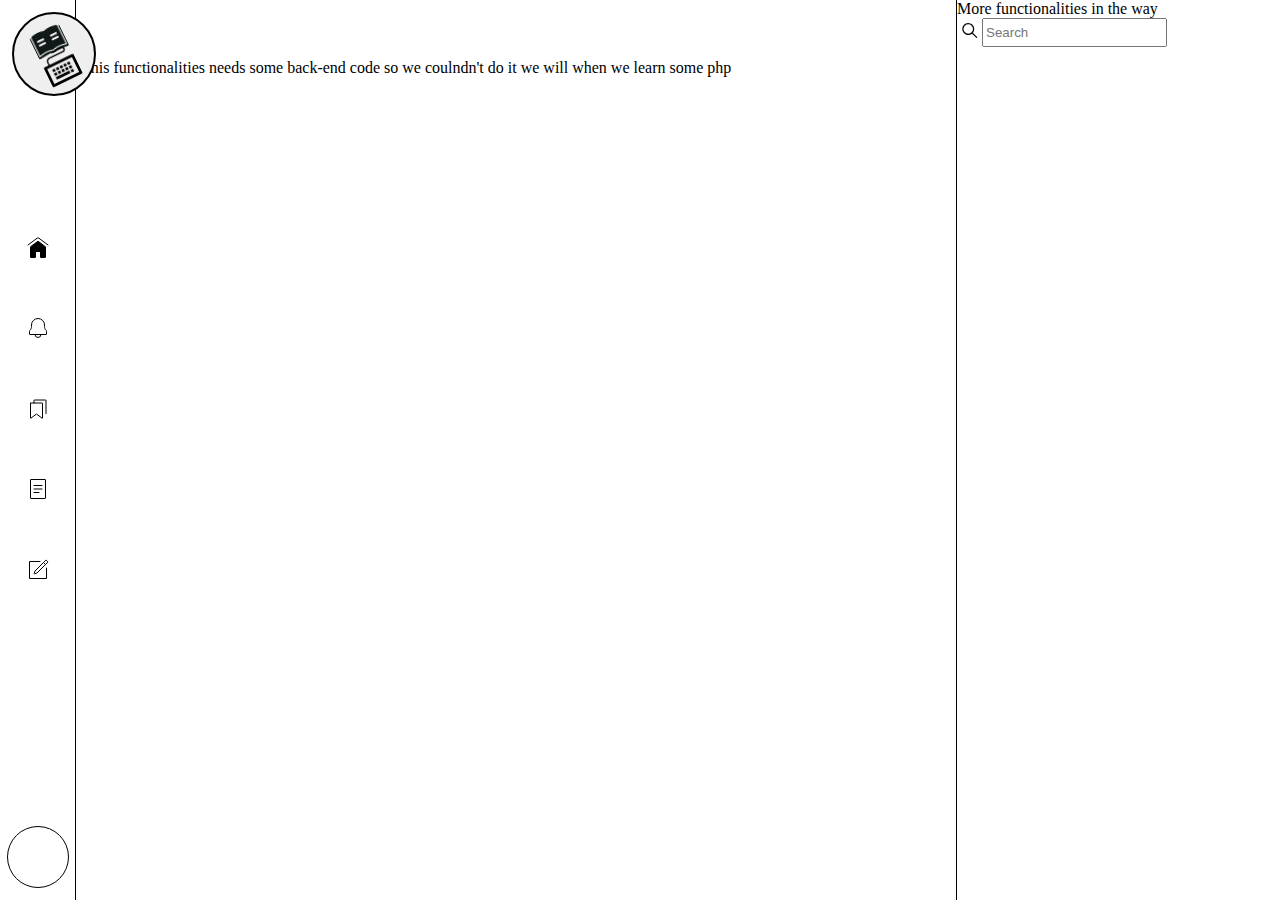
<file: pages/write.html>
<!DOCTYPE html>
<html lang="en">
  <head>
    <meta charset="UTF-8" />
    <meta http-equiv="X-UA-Compatible" content="IE=edge" />
    <meta name="viewport" content="width=device-width, initial-scale=1.0" />
    <title>Articles content</title>
    <link rel="stylesheet" href="./../../styles/article-list.css" />
    <link rel="stylesheet" href="./../../styles/article-sidebar.css" />
    <link rel="stylesheet" href="./../../styles/article-content.css" />
    <link rel="stylesheet" href="./../../styles/icon.css" />
  </head>
  <body>
    <div class="article-container">
      <div class="sidebar">
        <div icon>
          <img src="./../../assets/img/readwithkey.png" alt="" srcset="" />
        </div>
        <header>
          <ul class="navbar">
            <li data-tooltip="Home">
              <a href="./articles-index.html">
                <svg
                  width="24"
                  height="24"
                  viewBox="0 0 24 24"
                  fill="none"
                  aria-label="Home"
                >
                  <path
                    d="M4.5 21.25V10.87c0-.07.04-.15.1-.2l7.25-5.43a.25.25 0 0 1 .3 0l7.25 5.44c.06.04.1.12.1.2v10.37c0 .14-.11.25-.25.25h-4.5a.25.25 0 0 1-.25-.25v-5.5a.25.25 0 0 0-.25-.25h-4.5a.25.25 0 0 0-.25.25v5.5c0 .14-.11.25-.25.25h-4.5a.25.25 0 0 1-.25-.25z"
                    fill="currentColor"
                    stroke="currentColor"
                    stroke-linejoin="round"
                  ></path>
                  <path
                    d="M22 9l-9.1-6.83a1.5 1.5 0 0 0-1.8 0L2 9"
                    stroke="currentColor"
                    stroke-linecap="round"
                    stroke-linejoin="round"
                  ></path>
                </svg>
              </a>
            </li>
            <li data-tooltip="Notifications">
              <a href="">
                <svg
                  width="24"
                  height="24"
                  viewBox="0 0 24 24"
                  fill="none"
                  aria-label="Notifications"
                >
                  <path
                    d="M15 18.5a3 3 0 1 1-6 0"
                    stroke="currentColor"
                    stroke-linecap="round"
                  ></path>
                  <path
                    d="M5.5 10.53V9a6.5 6.5 0 0 1 13 0v1.53c0 1.42.56 2.78 1.57 3.79l.03.03c.26.26.4.6.4.97v2.93c0 .14-.11.25-.25.25H3.75a.25.25 0 0 1-.25-.25v-2.93c0-.37.14-.71.4-.97l.03-.03c1-1 1.57-2.37 1.57-3.79z"
                    stroke="currentColor"
                    stroke-linejoin="round"
                  ></path>
                </svg>
              </a>
            </li>
            <li data-tooltip="Lists">
              <a href="">
                <svg
                  width="24"
                  height="24"
                  viewBox="0 0 24 24"
                  fill="none"
                  aria-label="Lists"
                >
                  <path
                    d="M4.5 6.25V21c0 .2.24.32.4.2l5.45-4.09a.25.25 0 0 1 .3 0l5.45 4.09c.16.12.4 0 .4-.2V6.25a.25.25 0 0 0-.25-.25H4.75a.25.25 0 0 0-.25.25z"
                    stroke="currentColor"
                    stroke-linecap="round"
                  ></path>
                  <path
                    d="M8 6V3.25c0-.14.11-.25.25-.25h11.5c.14 0 .25.11.25.25V16.5"
                    stroke="currentColor"
                    stroke-linecap="round"
                  ></path>
                </svg>
              </a>
            </li>
            <li data-tooltip="Stories">
              <a href="">
                <svg
                  width="24"
                  height="24"
                  viewBox="0 0 24 24"
                  fill="none"
                  aria-label="Stories"
                >
                  <path
                    d="M4.75 21.5h14.5c.14 0 .25-.11.25-.25V2.75a.25.25 0 0 0-.25-.25H4.75a.25.25 0 0 0-.25.25v18.5c0 .14.11.25.25.25z"
                    stroke="currentColor"
                  ></path>
                  <path
                    d="M8 8.5h8M8 15.5h5M8 12h8"
                    stroke="currentColor"
                    stroke-linecap="round"
                  ></path>
                </svg>
              </a>
            </li>
            <li data-tooltip="Write">
              <a href="">
                <svg
                  width="24"
                  height="24"
                  viewBox="0 0 24 24"
                  fill="none"
                  aria-label="Write"
                >
                  <path
                    d="M14 4a.5.5 0 0 0 0-1v1zm7 6a.5.5 0 0 0-1 0h1zm-7-7H4v1h10V3zM3 4v16h1V4H3zm1 17h16v-1H4v1zm17-1V10h-1v10h1zm-1 1a1 1 0 0 0 1-1h-1v1zM3 20a1 1 0 0 0 1 1v-1H3zM4 3a1 1 0 0 0-1 1h1V3z"
                    fill="currentColor"
                  ></path>
                  <path
                    d="M17.5 4.5l-8.46 8.46a.25.25 0 0 0-.06.1l-.82 2.47c-.07.2.12.38.31.31l2.47-.82a.25.25 0 0 0 .1-.06L19.5 6.5m-2-2l2.32-2.32c.1-.1.26-.1.36 0l1.64 1.64c.1.1.1.26 0 .36L19.5 6.5m-2-2l2 2"
                    stroke="currentColor"
                  ></path>
                </svg>
              </a>
            </li>
          </ul>
          <div data-tooltip="User-profile" class="user-profile"></div>
        </header>
      </div>
      <article>
        <p>
          This functionalities needs some back-end code so we coulndn't do it we
          will when we learn some php
        </p>
      </article>
      <aside>
        More functionalities in the way
        <div class="searchbox">
          <span class="icon">
            <svg
              width="25"
              height="25"
              viewBox="0 0 25 25"
              fill="rgba(8, 8, 8, 1)"
            >
              <path
                d="M20.07 18.93l-4.16-4.15a6 6 0 1 0-.88.88l4.15 4.16a.62.62 0 1 0 .89-.89zM6.5 11a4.75 4.75 0 1 1 9.5 0 4.75 4.75 0 0 1-9.5 0z"
              ></path>
            </svg>
          </span>
          <input type="text" placeholder="Search" />
        </div>
      </aside>
    </div>
  </body>
</html>
</file>
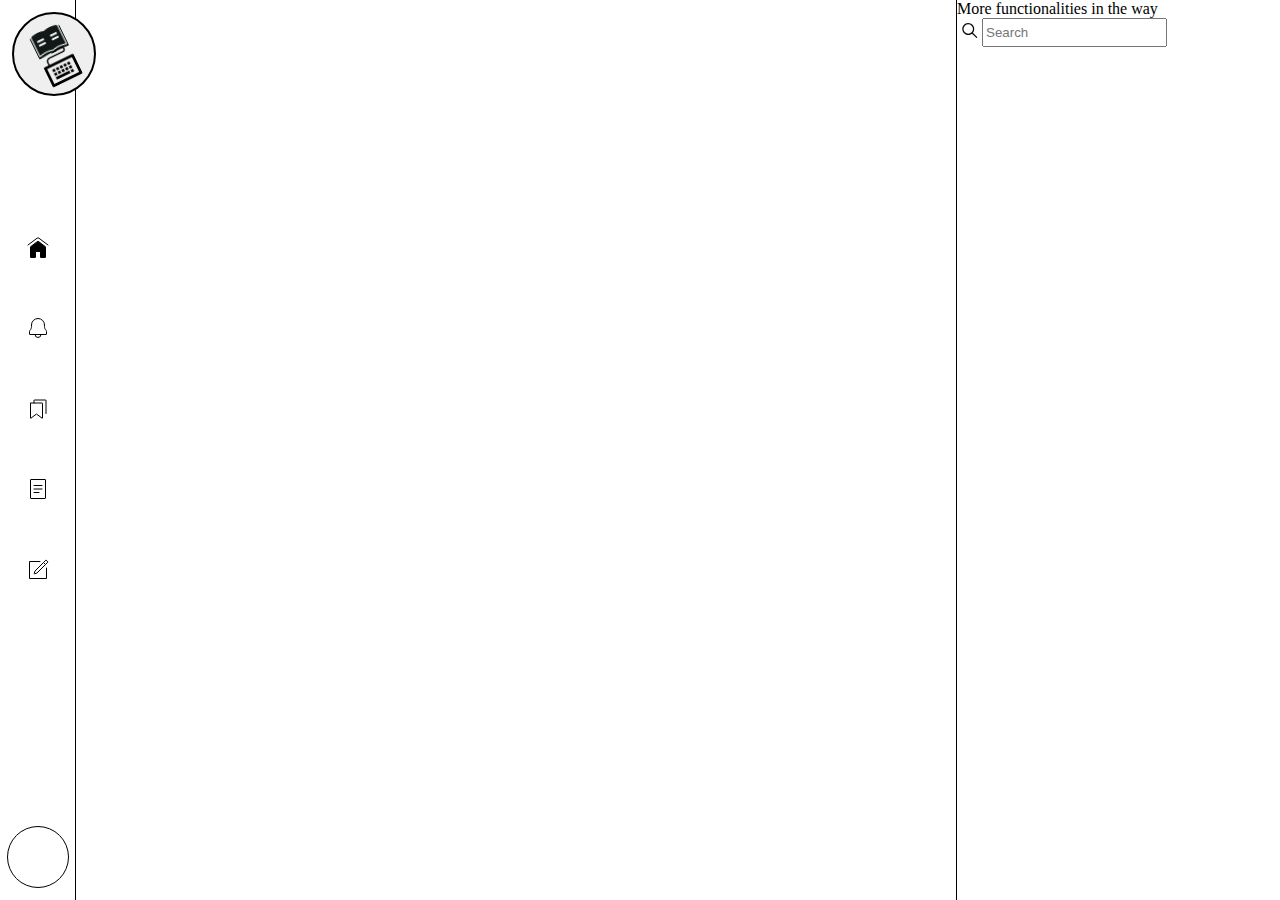
<file: pages/articlesContent/indicateurs.html>
<!DOCTYPE html>
<html lang="en">
  <head>
    <meta charset="UTF-8" />
    <meta http-equiv="X-UA-Compatible" content="IE=edge" />
    <meta name="viewport" content="width=device-width, initial-scale=1.0" />
    <title>Articles content</title>
    <link rel="stylesheet" href="./../../styles/article-list.css" />
    <link rel="stylesheet" href="./../../styles/article-sidebar.css" />
    <link rel="stylesheet" href="./../../styles/icon.css" />
  </head>
  <body>
    <div class="article-container">
      <div class="sidebar">
        <div icon>
          <img src="./../../assets/img/readwithkey.png" alt="" srcset="" />
        </div>
        <header>
          <ul class="navbar">
            <li data-tooltip="Home">
              <a href="./articles-index.html">
                <svg
                  width="24"
                  height="24"
                  viewBox="0 0 24 24"
                  fill="none"
                  aria-label="Home"
                >
                  <path
                    d="M4.5 21.25V10.87c0-.07.04-.15.1-.2l7.25-5.43a.25.25 0 0 1 .3 0l7.25 5.44c.06.04.1.12.1.2v10.37c0 .14-.11.25-.25.25h-4.5a.25.25 0 0 1-.25-.25v-5.5a.25.25 0 0 0-.25-.25h-4.5a.25.25 0 0 0-.25.25v5.5c0 .14-.11.25-.25.25h-4.5a.25.25 0 0 1-.25-.25z"
                    fill="currentColor"
                    stroke="currentColor"
                    stroke-linejoin="round"
                  ></path>
                  <path
                    d="M22 9l-9.1-6.83a1.5 1.5 0 0 0-1.8 0L2 9"
                    stroke="currentColor"
                    stroke-linecap="round"
                    stroke-linejoin="round"
                  ></path>
                </svg>
              </a>
            </li>
            <li data-tooltip="Notifications">
              <a href="">
                <svg
                  width="24"
                  height="24"
                  viewBox="0 0 24 24"
                  fill="none"
                  aria-label="Notifications"
                >
                  <path
                    d="M15 18.5a3 3 0 1 1-6 0"
                    stroke="currentColor"
                    stroke-linecap="round"
                  ></path>
                  <path
                    d="M5.5 10.53V9a6.5 6.5 0 0 1 13 0v1.53c0 1.42.56 2.78 1.57 3.79l.03.03c.26.26.4.6.4.97v2.93c0 .14-.11.25-.25.25H3.75a.25.25 0 0 1-.25-.25v-2.93c0-.37.14-.71.4-.97l.03-.03c1-1 1.57-2.37 1.57-3.79z"
                    stroke="currentColor"
                    stroke-linejoin="round"
                  ></path>
                </svg>
              </a>
            </li>
            <li data-tooltip="Lists">
              <a href="">
                <svg
                  width="24"
                  height="24"
                  viewBox="0 0 24 24"
                  fill="none"
                  aria-label="Lists"
                >
                  <path
                    d="M4.5 6.25V21c0 .2.24.32.4.2l5.45-4.09a.25.25 0 0 1 .3 0l5.45 4.09c.16.12.4 0 .4-.2V6.25a.25.25 0 0 0-.25-.25H4.75a.25.25 0 0 0-.25.25z"
                    stroke="currentColor"
                    stroke-linecap="round"
                  ></path>
                  <path
                    d="M8 6V3.25c0-.14.11-.25.25-.25h11.5c.14 0 .25.11.25.25V16.5"
                    stroke="currentColor"
                    stroke-linecap="round"
                  ></path>
                </svg>
              </a>
            </li>
            <li data-tooltip="Stories">
              <a href="">
                <svg
                  width="24"
                  height="24"
                  viewBox="0 0 24 24"
                  fill="none"
                  aria-label="Stories"
                >
                  <path
                    d="M4.75 21.5h14.5c.14 0 .25-.11.25-.25V2.75a.25.25 0 0 0-.25-.25H4.75a.25.25 0 0 0-.25.25v18.5c0 .14.11.25.25.25z"
                    stroke="currentColor"
                  ></path>
                  <path
                    d="M8 8.5h8M8 15.5h5M8 12h8"
                    stroke="currentColor"
                    stroke-linecap="round"
                  ></path>
                </svg>
              </a>
            </li>
            <li data-tooltip="Write">
              <a href="">
                <svg
                  width="24"
                  height="24"
                  viewBox="0 0 24 24"
                  fill="none"
                  aria-label="Write"
                >
                  <path
                    d="M14 4a.5.5 0 0 0 0-1v1zm7 6a.5.5 0 0 0-1 0h1zm-7-7H4v1h10V3zM3 4v16h1V4H3zm1 17h16v-1H4v1zm17-1V10h-1v10h1zm-1 1a1 1 0 0 0 1-1h-1v1zM3 20a1 1 0 0 0 1 1v-1H3zM4 3a1 1 0 0 0-1 1h1V3z"
                    fill="currentColor"
                  ></path>
                  <path
                    d="M17.5 4.5l-8.46 8.46a.25.25 0 0 0-.06.1l-.82 2.47c-.07.2.12.38.31.31l2.47-.82a.25.25 0 0 0 .1-.06L19.5 6.5m-2-2l2.32-2.32c.1-.1.26-.1.36 0l1.64 1.64c.1.1.1.26 0 .36L19.5 6.5m-2-2l2 2"
                    stroke="currentColor"
                  ></path>
                </svg>
              </a>
            </li>
          </ul>
          <div data-tooltip="User-profile" class="user-profile"></div>
        </header>
      </div>
      <article></article>
      <aside>
        More functionalities in the way
        <div class="searchbox">
          <span class="icon">
            <svg
              width="25"
              height="25"
              viewBox="0 0 25 25"
              fill="rgba(8, 8, 8, 1)"
            >
              <path
                d="M20.07 18.93l-4.16-4.15a6 6 0 1 0-.88.88l4.15 4.16a.62.62 0 1 0 .89-.89zM6.5 11a4.75 4.75 0 1 1 9.5 0 4.75 4.75 0 0 1-9.5 0z"
              ></path>
            </svg>
          </span>
          <input type="text" placeholder="Search" />
        </div>
      </aside>
    </div>
  </body>
</html>
</file>
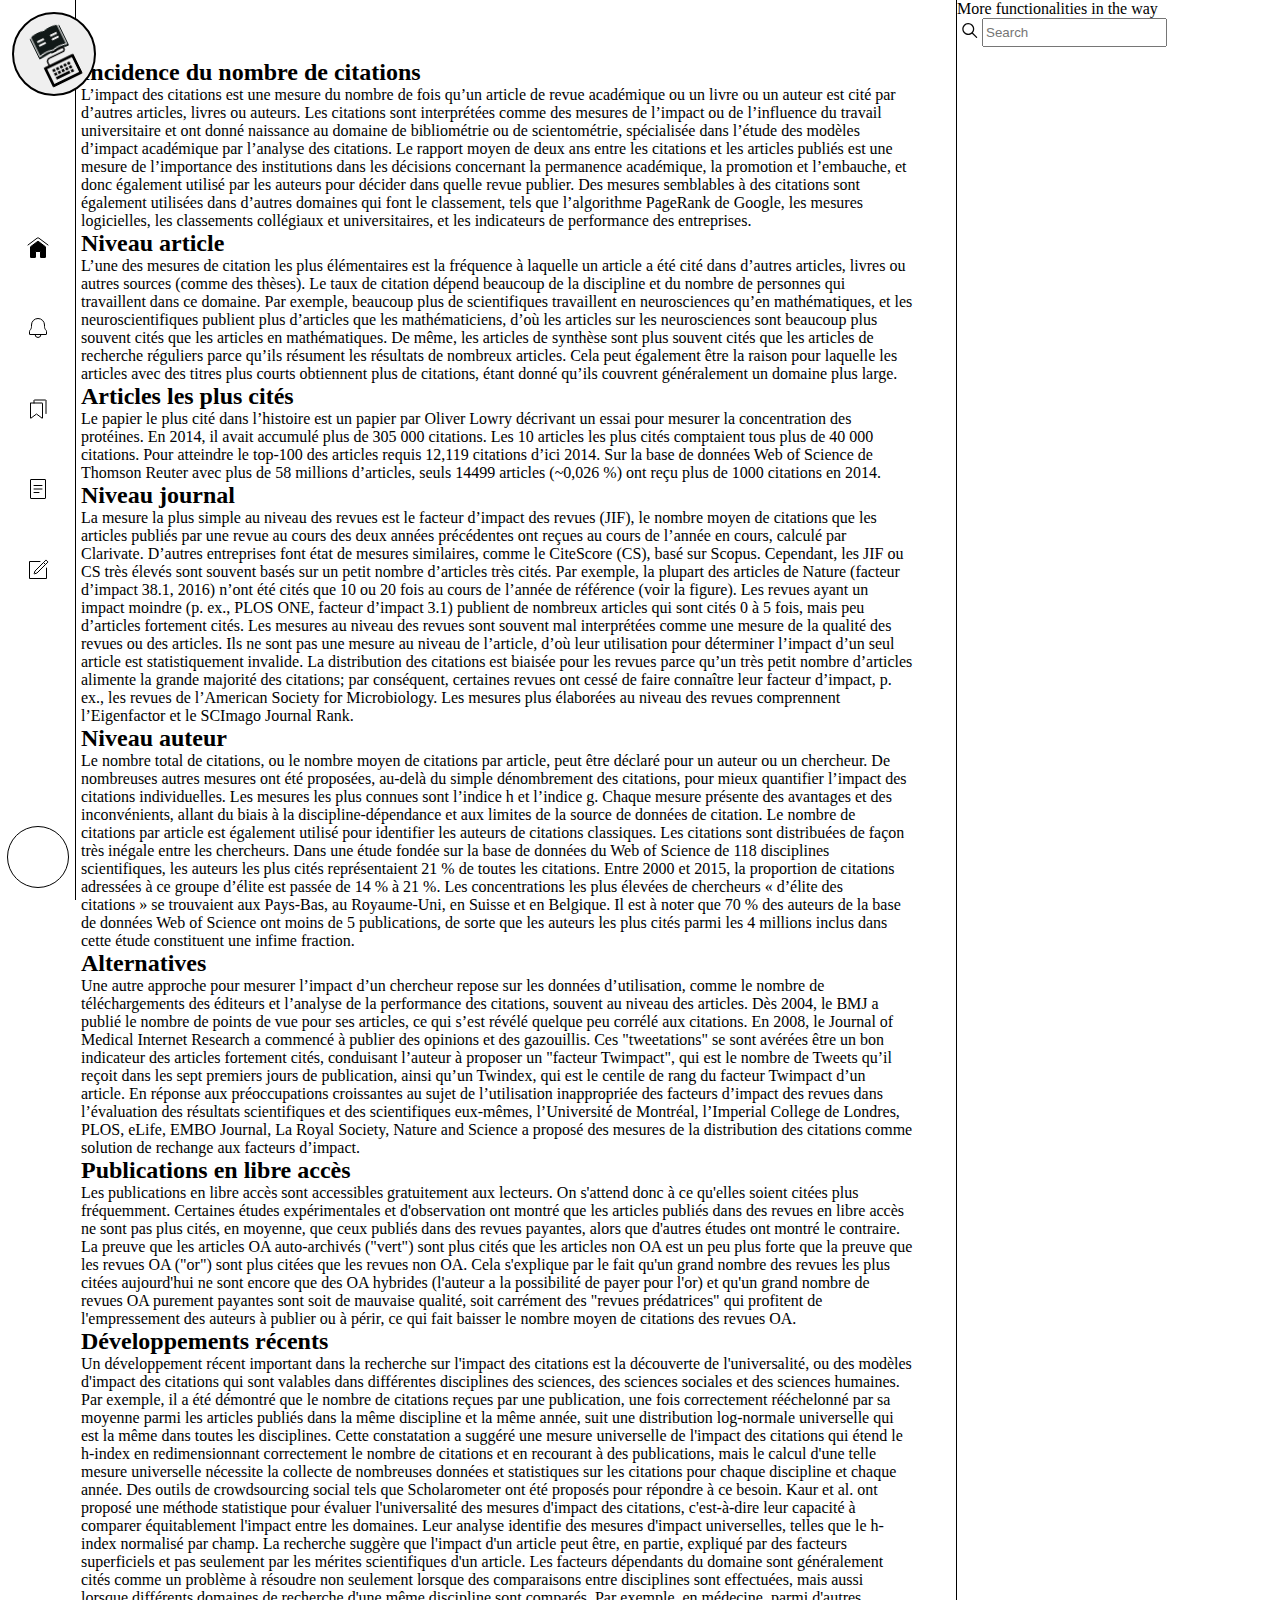
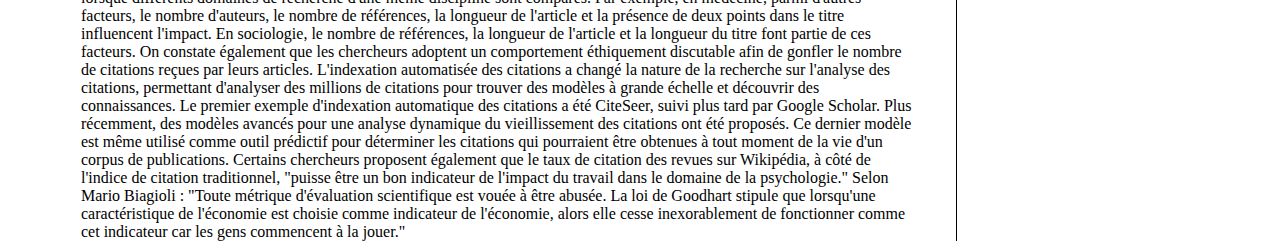
<file: pages/articlesContent/ref-bib.html>
<!DOCTYPE html>
<html lang="en">
  <head>
    <meta charset="UTF-8" />
    <meta http-equiv="X-UA-Compatible" content="IE=edge" />
    <meta name="viewport" content="width=device-width, initial-scale=1.0" />
    <title>Articles content</title>
    <link rel="stylesheet" href="./../../styles/article-list.css" />
    <link rel="stylesheet" href="./../../styles/article-sidebar.css" />
    <link rel="stylesheet" href="./../../styles/icon.css" />
  </head>
  <body>
    <div class="article-container">
      <div class="sidebar">
        <div icon>
          <img src="./../../assets/img/readwithkey.png" alt="" srcset="" />
        </div>
        <header>
          <ul class="navbar">
            <li data-tooltip="Home">
              <a href="./articles-index.html">
                <svg
                  width="24"
                  height="24"
                  viewBox="0 0 24 24"
                  fill="none"
                  aria-label="Home"
                >
                  <path
                    d="M4.5 21.25V10.87c0-.07.04-.15.1-.2l7.25-5.43a.25.25 0 0 1 .3 0l7.25 5.44c.06.04.1.12.1.2v10.37c0 .14-.11.25-.25.25h-4.5a.25.25 0 0 1-.25-.25v-5.5a.25.25 0 0 0-.25-.25h-4.5a.25.25 0 0 0-.25.25v5.5c0 .14-.11.25-.25.25h-4.5a.25.25 0 0 1-.25-.25z"
                    fill="currentColor"
                    stroke="currentColor"
                    stroke-linejoin="round"
                  ></path>
                  <path
                    d="M22 9l-9.1-6.83a1.5 1.5 0 0 0-1.8 0L2 9"
                    stroke="currentColor"
                    stroke-linecap="round"
                    stroke-linejoin="round"
                  ></path>
                </svg>
              </a>
            </li>
            <li data-tooltip="Notifications">
              <a href="">
                <svg
                  width="24"
                  height="24"
                  viewBox="0 0 24 24"
                  fill="none"
                  aria-label="Notifications"
                >
                  <path
                    d="M15 18.5a3 3 0 1 1-6 0"
                    stroke="currentColor"
                    stroke-linecap="round"
                  ></path>
                  <path
                    d="M5.5 10.53V9a6.5 6.5 0 0 1 13 0v1.53c0 1.42.56 2.78 1.57 3.79l.03.03c.26.26.4.6.4.97v2.93c0 .14-.11.25-.25.25H3.75a.25.25 0 0 1-.25-.25v-2.93c0-.37.14-.71.4-.97l.03-.03c1-1 1.57-2.37 1.57-3.79z"
                    stroke="currentColor"
                    stroke-linejoin="round"
                  ></path>
                </svg>
              </a>
            </li>
            <li data-tooltip="Lists">
              <a href="">
                <svg
                  width="24"
                  height="24"
                  viewBox="0 0 24 24"
                  fill="none"
                  aria-label="Lists"
                >
                  <path
                    d="M4.5 6.25V21c0 .2.24.32.4.2l5.45-4.09a.25.25 0 0 1 .3 0l5.45 4.09c.16.12.4 0 .4-.2V6.25a.25.25 0 0 0-.25-.25H4.75a.25.25 0 0 0-.25.25z"
                    stroke="currentColor"
                    stroke-linecap="round"
                  ></path>
                  <path
                    d="M8 6V3.25c0-.14.11-.25.25-.25h11.5c.14 0 .25.11.25.25V16.5"
                    stroke="currentColor"
                    stroke-linecap="round"
                  ></path>
                </svg>
              </a>
            </li>
            <li data-tooltip="Stories">
              <a href="">
                <svg
                  width="24"
                  height="24"
                  viewBox="0 0 24 24"
                  fill="none"
                  aria-label="Stories"
                >
                  <path
                    d="M4.75 21.5h14.5c.14 0 .25-.11.25-.25V2.75a.25.25 0 0 0-.25-.25H4.75a.25.25 0 0 0-.25.25v18.5c0 .14.11.25.25.25z"
                    stroke="currentColor"
                  ></path>
                  <path
                    d="M8 8.5h8M8 15.5h5M8 12h8"
                    stroke="currentColor"
                    stroke-linecap="round"
                  ></path>
                </svg>
              </a>
            </li>
            <li data-tooltip="Write">
              <a href="">
                <svg
                  width="24"
                  height="24"
                  viewBox="0 0 24 24"
                  fill="none"
                  aria-label="Write"
                >
                  <path
                    d="M14 4a.5.5 0 0 0 0-1v1zm7 6a.5.5 0 0 0-1 0h1zm-7-7H4v1h10V3zM3 4v16h1V4H3zm1 17h16v-1H4v1zm17-1V10h-1v10h1zm-1 1a1 1 0 0 0 1-1h-1v1zM3 20a1 1 0 0 0 1 1v-1H3zM4 3a1 1 0 0 0-1 1h1V3z"
                    fill="currentColor"
                  ></path>
                  <path
                    d="M17.5 4.5l-8.46 8.46a.25.25 0 0 0-.06.1l-.82 2.47c-.07.2.12.38.31.31l2.47-.82a.25.25 0 0 0 .1-.06L19.5 6.5m-2-2l2.32-2.32c.1-.1.26-.1.36 0l1.64 1.64c.1.1.1.26 0 .36L19.5 6.5m-2-2l2 2"
                    stroke="currentColor"
                  ></path>
                </svg>
              </a>
            </li>
          </ul>
          <div data-tooltip="User-profile" class="user-profile"></div>
        </header>
      </div>
      <article>
        <h2>Incidence du nombre de citations</h2>

        L’impact des citations est une mesure du nombre de fois qu’un article de
        revue académique ou un livre ou un auteur est cité par d’autres
        articles, livres ou auteurs. Les citations sont interprétées comme des
        mesures de l’impact ou de l’influence du travail universitaire et ont
        donné naissance au domaine de bibliométrie ou de scientométrie,
        spécialisée dans l’étude des modèles d’impact académique par l’analyse
        des citations. Le rapport moyen de deux ans entre les citations et les
        articles publiés est une mesure de l’importance des institutions dans
        les décisions concernant la permanence académique, la promotion et
        l’embauche, et donc également utilisé par les auteurs pour décider dans
        quelle revue publier. Des mesures semblables à des citations sont
        également utilisées dans d’autres domaines qui font le classement, tels
        que l’algorithme PageRank de Google, les mesures logicielles, les
        classements collégiaux et universitaires, et les indicateurs de
        performance des entreprises.

        <h2>Niveau article</h2>

        L’une des mesures de citation les plus élémentaires est la fréquence à
        laquelle un article a été cité dans d’autres articles, livres ou autres
        sources (comme des thèses). Le taux de citation dépend beaucoup de la
        discipline et du nombre de personnes qui travaillent dans ce domaine.
        Par exemple, beaucoup plus de scientifiques travaillent en neurosciences
        qu’en mathématiques, et les neuroscientifiques publient plus d’articles
        que les mathématiciens, d’où les articles sur les neurosciences sont
        beaucoup plus souvent cités que les articles en mathématiques. De même,
        les articles de synthèse sont plus souvent cités que les articles de
        recherche réguliers parce qu’ils résument les résultats de nombreux
        articles. Cela peut également être la raison pour laquelle les articles
        avec des titres plus courts obtiennent plus de citations, étant donné
        qu’ils couvrent généralement un domaine plus large.

        <h2>Articles les plus cités</h2>

        Le papier le plus cité dans l’histoire est un papier par Oliver Lowry
        décrivant un essai pour mesurer la concentration des protéines. En 2014,
        il avait accumulé plus de 305 000 citations. Les 10 articles les plus
        cités comptaient tous plus de 40 000 citations. Pour atteindre le
        top-100 des articles requis 12,119 citations d’ici 2014. Sur la base de
        données Web of Science de Thomson Reuter avec plus de 58 millions
        d’articles, seuls 14499 articles (~0,026 %) ont reçu plus de 1000
        citations en 2014.

        <h2>Niveau journal</h2>

        La mesure la plus simple au niveau des revues est le facteur d’impact
        des revues (JIF), le nombre moyen de citations que les articles publiés
        par une revue au cours des deux années précédentes ont reçues au cours
        de l’année en cours, calculé par Clarivate. D’autres entreprises font
        état de mesures similaires, comme le CiteScore (CS), basé sur Scopus.
        Cependant, les JIF ou CS très élevés sont souvent basés sur un petit
        nombre d’articles très cités. Par exemple, la plupart des articles de
        Nature (facteur d’impact 38.1, 2016) n’ont été cités que 10 ou 20 fois
        au cours de l’année de référence (voir la figure). Les revues ayant un
        impact moindre (p. ex., PLOS ONE, facteur d’impact 3.1) publient de
        nombreux articles qui sont cités 0 à 5 fois, mais peu d’articles
        fortement cités. Les mesures au niveau des revues sont souvent mal
        interprétées comme une mesure de la qualité des revues ou des articles.
        Ils ne sont pas une mesure au niveau de l’article, d’où leur utilisation
        pour déterminer l’impact d’un seul article est statistiquement invalide.
        La distribution des citations est biaisée pour les revues parce qu’un
        très petit nombre d’articles alimente la grande majorité des citations;
        par conséquent, certaines revues ont cessé de faire connaître leur
        facteur d’impact, p. ex., les revues de l’American Society for
        Microbiology. Les mesures plus élaborées au niveau des revues
        comprennent l’Eigenfactor et le SCImago Journal Rank.

        <h2>Niveau auteur</h2>

        Le nombre total de citations, ou le nombre moyen de citations par
        article, peut être déclaré pour un auteur ou un chercheur. De nombreuses
        autres mesures ont été proposées, au-delà du simple dénombrement des
        citations, pour mieux quantifier l’impact des citations individuelles.
        Les mesures les plus connues sont l’indice h et l’indice g. Chaque
        mesure présente des avantages et des inconvénients, allant du biais à la
        discipline-dépendance et aux limites de la source de données de
        citation. Le nombre de citations par article est également utilisé pour
        identifier les auteurs de citations classiques. Les citations sont
        distribuées de façon très inégale entre les chercheurs. Dans une étude
        fondée sur la base de données du Web of Science de 118 disciplines
        scientifiques, les auteurs les plus cités représentaient 21 % de toutes
        les citations. Entre 2000 et 2015, la proportion de citations adressées
        à ce groupe d’élite est passée de 14 % à 21 %. Les concentrations les
        plus élevées de chercheurs « d’élite des citations » se trouvaient aux
        Pays-Bas, au Royaume-Uni, en Suisse et en Belgique. Il est à noter que
        70 % des auteurs de la base de données Web of Science ont moins de 5
        publications, de sorte que les auteurs les plus cités parmi les
        4 millions inclus dans cette étude constituent une infime fraction.

        <h2>Alternatives</h2>

        Une autre approche pour mesurer l’impact d’un chercheur repose sur les
        données d’utilisation, comme le nombre de téléchargements des éditeurs
        et l’analyse de la performance des citations, souvent au niveau des
        articles. Dès 2004, le BMJ a publié le nombre de points de vue pour ses
        articles, ce qui s’est révélé quelque peu corrélé aux citations. En
        2008, le Journal of Medical Internet Research a commencé à publier des
        opinions et des gazouillis. Ces "tweetations" se sont avérées être un
        bon indicateur des articles fortement cités, conduisant l’auteur à
        proposer un "facteur Twimpact", qui est le nombre de Tweets qu’il reçoit
        dans les sept premiers jours de publication, ainsi qu’un Twindex, qui
        est le centile de rang du facteur Twimpact d’un article. En réponse aux
        préoccupations croissantes au sujet de l’utilisation inappropriée des
        facteurs d’impact des revues dans l’évaluation des résultats
        scientifiques et des scientifiques eux-mêmes, l’Université de Montréal,
        l’Imperial College de Londres, PLOS, eLife, EMBO Journal, La Royal
        Society, Nature and Science a proposé des mesures de la distribution des
        citations comme solution de rechange aux facteurs d’impact.

        <h2>Publications en libre accès</h2>

        Les publications en libre accès sont accessibles gratuitement aux
        lecteurs. On s'attend donc à ce qu'elles soient citées plus fréquemment.
        Certaines études expérimentales et d'observation ont montré que les
        articles publiés dans des revues en libre accès ne sont pas plus cités,
        en moyenne, que ceux publiés dans des revues payantes, alors que
        d'autres études ont montré le contraire. La preuve que les articles OA
        auto-archivés ("vert") sont plus cités que les articles non OA est un
        peu plus forte que la preuve que les revues OA ("or") sont plus citées
        que les revues non OA. Cela s'explique par le fait qu'un grand nombre
        des revues les plus citées aujourd'hui ne sont encore que des OA
        hybrides (l'auteur a la possibilité de payer pour l'or) et qu'un grand
        nombre de revues OA purement payantes sont soit de mauvaise qualité,
        soit carrément des "revues prédatrices" qui profitent de l'empressement
        des auteurs à publier ou à périr, ce qui fait baisser le nombre moyen de
        citations des revues OA.

        <h2>Développements récents</h2>

        Un développement récent important dans la recherche sur l'impact des
        citations est la découverte de l'universalité, ou des modèles d'impact
        des citations qui sont valables dans différentes disciplines des
        sciences, des sciences sociales et des sciences humaines. Par exemple,
        il a été démontré que le nombre de citations reçues par une publication,
        une fois correctement rééchelonné par sa moyenne parmi les articles
        publiés dans la même discipline et la même année, suit une distribution
        log-normale universelle qui est la même dans toutes les disciplines.
        Cette constatation a suggéré une mesure universelle de l'impact des
        citations qui étend le h-index en redimensionnant correctement le nombre
        de citations et en recourant à des publications, mais le calcul d'une
        telle mesure universelle nécessite la collecte de nombreuses données et
        statistiques sur les citations pour chaque discipline et chaque année.
        Des outils de crowdsourcing social tels que Scholarometer ont été
        proposés pour répondre à ce besoin. Kaur et al. ont proposé une méthode
        statistique pour évaluer l'universalité des mesures d'impact des
        citations, c'est-à-dire leur capacité à comparer équitablement l'impact
        entre les domaines. Leur analyse identifie des mesures d'impact
        universelles, telles que le h-index normalisé par champ. La recherche
        suggère que l'impact d'un article peut être, en partie, expliqué par des
        facteurs superficiels et pas seulement par les mérites scientifiques
        d'un article. Les facteurs dépendants du domaine sont généralement cités
        comme un problème à résoudre non seulement lorsque des comparaisons
        entre disciplines sont effectuées, mais aussi lorsque différents
        domaines de recherche d'une même discipline sont comparés. Par exemple,
        en médecine, parmi d'autres facteurs, le nombre d'auteurs, le nombre de
        références, la longueur de l'article et la présence de deux points dans
        le titre influencent l'impact. En sociologie, le nombre de références,
        la longueur de l'article et la longueur du titre font partie de ces
        facteurs. On constate également que les chercheurs adoptent un
        comportement éthiquement discutable afin de gonfler le nombre de
        citations reçues par leurs articles. L'indexation automatisée des
        citations a changé la nature de la recherche sur l'analyse des
        citations, permettant d'analyser des millions de citations pour trouver
        des modèles à grande échelle et découvrir des connaissances. Le premier
        exemple d'indexation automatique des citations a été CiteSeer, suivi
        plus tard par Google Scholar. Plus récemment, des modèles avancés pour
        une analyse dynamique du vieillissement des citations ont été proposés.
        Ce dernier modèle est même utilisé comme outil prédictif pour déterminer
        les citations qui pourraient être obtenues à tout moment de la vie d'un
        corpus de publications. Certains chercheurs proposent également que le
        taux de citation des revues sur Wikipédia, à côté de l'indice de
        citation traditionnel, "puisse être un bon indicateur de l'impact du
        travail dans le domaine de la psychologie." Selon Mario Biagioli :
        "Toute métrique d'évaluation scientifique est vouée à être abusée. La
        loi de Goodhart stipule que lorsqu'une caractéristique de l'économie est
        choisie comme indicateur de l'économie, alors elle cesse inexorablement
        de fonctionner comme cet indicateur car les gens commencent à la jouer."
      </article>
      <aside>
        More functionalities in the way
        <div class="searchbox">
          <span class="icon">
            <svg
              width="25"
              height="25"
              viewBox="0 0 25 25"
              fill="rgba(8, 8, 8, 1)"
            >
              <path
                d="M20.07 18.93l-4.16-4.15a6 6 0 1 0-.88.88l4.15 4.16a.62.62 0 1 0 .89-.89zM6.5 11a4.75 4.75 0 1 1 9.5 0 4.75 4.75 0 0 1-9.5 0z"
              ></path>
            </svg>
          </span>
          <input type="text" placeholder="Search" />
        </div>
      </aside>
    </div>
  </body>
</html>
</file>
<file: styles/index.css>
@font-face {
  font-family: "august";
  src: url(./../assets/fonts/August-Bold.ttf);
}
* {
  margin: 0;
  list-style: none;
  text-decoration: none;
  box-sizing: border-box;
  border: none;
  font-family: monospace;
  overflow-x: inherit;
}

::-webkit-scrollbar {
  width: 1em;
}
::-webkit-scrollbar-track {
  background-color: #000;
  border-radius: 100vw;
  margin-block: 0.2em;
}
::-webkit-scrollbar-thumb {
  background-color: #a9a9a9;
  border-radius: 100vw;
}
/* .dark {

  background-color: #000;
} */
/* colors for light theme 
#fdf6e3
palettes 2
background #efefef
text #a9a9a9
palettes 3 
back #ecf0f3
*/
.light {
  background-color: #efefef;
}

header {
  position: fixed;
  width: 100%;
  display: flex;
  margin: 0 5px 0 5px;
  justify-content: space-evenly;
  align-items: center;
  min-height: 50px;
  background: transparent;
  border-bottom: 1px solid #a9a9a9;
}

header ul li {
  display: inline;
}
header .navbar a {
  color: #000;
  font-size: 1.5em;
  padding: 21px;
  cursor: pointer;
}
header .navbar a:hover {
  border-bottom: 3px solid #000;
}
header .navbar .list-item {
  margin: 0 5px;
}
header span {
  visibility: hidden;
}
section {
  /* height: 95vh; */
  height: 800px;
  width: 100%;
  z-index: -13;
}
.go-down {
  position: relative;
  width: 75px;
  height: 75px;
  left: 50%;
  transform: translate(-50%);
  border-radius: 40px;
  cursor: pointer;
  margin-top: -35px;
  align-items: center;
  background-size: cover;
  border: 3px double #000;
  background-color: #efefef;
}
/*pour enlever le default style de a */
.go-down svg path {
  color: #000;
}
.go-down:hover,
.go-down:hover svg path {
  border: 3px double #fff;
  color: #efefef;
  background-color: #000;
}

.welcome-sec {
  position: relative;
  height: 100vh;
  width: 100%;
}
.welcome {
  align-items: center;
  background-image: url(./../assets/img/fontain-pen.jpg);
  background-size: cover;
  background-repeat: no-repeat;
  padding: 12px;
}
.welcome .intro-text {
  position: absolute;
  left: 50%;
  top: 30%;
  transform: translate(-50%, -50%);
  margin-top: 80px;
  width: 30%;
  height: 60%;
  display: flex;
  flex-direction: column;
  justify-content: center;
  align-items: center;
}
.welcome .intro-text p {
  color: #a9a9a9;
  color: #000;
  font-family: "august";
  font-size: 7em;
}
.welcome .intro-text .rw-btns {
  width: auto;
  height: 60px;
}
.welcome .intro-img {
  grid-area: "intro-img";
  background-image: url(./../img/note.jpg);
  background-size: cover;
  background-repeat: no-repeat;
  width: 60%;
  /* width: 100px; */
  height: 60%;
  right: 0;
  border-radius: 50%;
  /* background-color: blue; */
  /* width: 500px;
  height: 500px; */
}
.welcome .intro-img img {
  /* display: none; */
  /* position: absolute; */
  width: 40em;
  height: 40em;
  right: 0;
  border-radius: 50%;
}
button {
  text-align: center;
  text-transform: uppercase;
  transition: 0.5s;
  border-radius: 10px;
  border: 1px solid #000;
  width: 150px;
  height: 60px;
  margin: 5px;
  cursor: pointer;
}
button a {
  font-size: 15px;
  width: 150px;
  font-weight: 700;
  color: #000;
}
button:hover {
  background-color: black;
}
button:hover > a {
  color: #fff;
}
@media screen and (max-width: 550px) {
  header {
    bottom: 0;
  }
  header .navbar {
    display: none;
  }
}

.card-container {
  display: grid;
  grid-template-columns: repeat(auto-fit, minmax(300px, 1fr));
  grid-gap: 20px;
  margin-top: 50px;
  width: 80%;
  margin-left: auto;
  margin-right: auto;
  border: 1px solid #d6d3d1;
  padding: 30px;
}





.card {
  display: block;
  margin: 15px auto;
  width: 100%;
  max-width: 240px;
  background-color: #fff;
  border-radius: 4px;
  box-shadow: 0 2px 6px rgb(154 159 151 / 20%);
  overflow: hidden;
}
.card-description {
  padding: 30px;
  padding-left: 15px;
}
.card-img-container {
  position: relative;
  width: 100%;
  height: 260px;
  overflow: hidden;
}
.card-img {
  width: 100%;
}
.card:hover {
  box-shadow: 0 8px 16px 0 rgba(0, 0, 0, 0.2);
}

.heading_1{
  font-size: 42px;
  margin-left:24px;
}
</file>
<file: styles/icon.css>
[icon] {
  position: fixed;
  margin: 12px 0 0 12px;
  width: 100px;
  height: 100px;
  background-color: #efefef;
  text-align: center;
  display: flex;
  justify-content: center;
  align-items: center;
  border: 2px solid #000;
  border-radius: 100px;
  z-index: 12;
}
[icon] img {
  margin-top: 15px;
  margin-left: 10px;
  width: 50px;
  height: 100px;
  transform: rotateZ(334deg);
}

.article-container [icon] {
  width: 80px;
  height: 80px;
}
.article-container [icon] img {
  width: 40px;
  height: 80px;
}
</file>
<file: Css/style.css>
* {
  padding: 0;
  margin: 0;
  text-decoration: none;
  outline: none;
  list-style: none;
  box-sizing: border-box;
}
h1 {
  font-family: system-ui;
  padding-top: 20px;
  width: 427px;
  font-size: 38px;
  text-align: left;
  margin-left: 40px;
}

body {
  font-family: montserrat;
}
nav {
  background: #0082e6;
  height: 80px;
  width: 100%;
}
label.logo {
  color: white;
  font-size: 35px;
  line-height: 80px;
  padding: 0 100px;
  font-weight: bold;
}
nav ul {
  float: right;
  margin-right: 20px;
}
nav ul li {
  display: inline-block;
  line-height: 80px;
  margin: 0 5px;
}
nav ul li a {
  color: white;
  font-size: 17px;
  padding: 7px 13px;
  border-radius: 3px;
  text-transform: uppercase;
}
a.active,
a:hover {
  background: #1b9bff;
  transition: 0.5s;
}
a.login {
  background: #17a2b8;
  transition: 0.5s;
}

.checkbtn {
  font-size: 30px;
  color: white;
  float: right;
  line-height: 80px;
  margin-right: 40px;
  cursor: pointer;
  display: none;
}
#check {
  display: none;
}
@media (max-width: 952px) {
  label.logo {
    font-size: 30px;
    padding-left: 50px;
  }
  nav ul li a {
    font-size: 16px;
  }
}
@media (max-width: 1130px) {
  .checkbtn {
    display: block;
  }
  ul {
    position: fixed;
    width: 100%;
    height: 510px;
    background: #2c3e50;
    top: 80px;
    left: -100%;
    text-align: center;
    transition: all 0.5s;
    z-index: 1000;
  }
  nav ul li {
    display: block;
    margin: 50px 0;
    line-height: 30px;
  }
  nav ul li a {
    font-size: 20px;
  }
  a:hover,
  a.active {
    background: none;
    color: #0082e6;
  }
  a:hover,
  a.login {
    background: none;
    background: #6b51ff;
  }
  #check:checked ~ ul {
    left: 0;
  }
  nav {
    position: fixed;
    z-index: 1000;
  }
}

@media (max-width: 1166px) {
  label.logo {
    padding-left: 40px;
  }
}

.img1 {
  background: url(../img/001.jpg) no-repeat;
}
.img2 {
  background: url(../img/002.jpg) no-repeat;
}
.img3 {
  background: url(../img/003.jpg) no-repeat;
}
.img4 {
  background: url(../img/004.jpg) no-repeat;
}
.img5 {
  background: url(../img/005.jpg) no-repeat;
}

.img1,
.img2,
.img3,
.img4,
.img5 {
  background-position: center center;
  background-size: cover;
  background-repeat: no-repeat;
  height: 400px;
}
/* pour la HTML about.html */

.container-down {
  background: rgb(112, 28, 28);
  width: 800px;
  height: 1000px;
  margin-left: auto;
  margin-right: auto;
}

.down-container {
  display: flex;
  background: #ebefee;
  height: 400px;
  width: 90%;
  margin: 1% 5%;
}

/*  */
.img_svg_con {
  height: 50vw;
  width: 50vw;
  min-width: 180px;
  min-height: 180px;
  max-width: 400px;
  max-height: 400px;
  text-align: center;
  background-size: cover;
  /* margin: -282px 623px 45px; */
}
.img_svg1 {
  background-image: url(../img/index-discover.svg);
  margin: 0px auto;
}

.img_svg2 {
  background-image: url(../img/index-stats.svg);
  margin: auto 5px;
}
</file>
<file: Css/footer.css>
footer {
  bottom: 0;
  left: 0;
  right: 0;
  background: #0082e6;
  height: auto;
  width: 100%;

  padding-top: 40px;
  color: #fff;
}
.footer-content {
  display: flex;
  align-items: center;
  justify-content: center;
  flex-direction: column;
  text-align: center;
}
.footer-content h3 {
  font-size: 2.1rem;
  font-weight: 500;
  text-transform: capitalize;
  line-height: 3rem;
}
.footer-content p {
  max-width: 500px;
  margin: 10px auto;
  line-height: 28px;
  font-size: 14px;
  color: #cacdd2;
}
.socials {
  list-style: none;
  display: flex;
  align-items: center;
  justify-content: center;
  margin: 1rem 0 3rem 0;
}
.socials li {
  margin: 0 10px;
}
.socials a {
  text-decoration: none;
  color: #fff;
  border: 1.1px solid white;
  padding: 5px;

  border-radius: 50%;
}
.socials a i {
  font-size: 1.1rem;
  width: 20px;

  transition: color 0.4s ease;
}
.socials a:hover i {
  color: aqua;
}

.footer-bottom {
  background: #0c4a6e;
  width: 100%;
  padding: 20px;
  padding-bottom: 40px;
  text-align: center;
}
.footer-bottom p {
  float: left;
  font-size: 14px;
  word-spacing: 2px;
  text-transform: capitalize;
}
.footer-bottom p a {
  color: #44bae8;
  font-size: 16px;
  text-decoration: none;
}
.footer-bottom span {
  text-transform: uppercase;
  opacity: 0.4;
  font-weight: 200;
}
.footer-menu {
  float: right;
}
.footer-menu ul {
  display: flex;
}
.footer-menu ul li {
  padding-right: 10px;
  display: block;
}
.footer-menu ul li a {
  color: #cfd2d6;
  text-decoration: none;
}
.footer-menu ul li a:hover {
  color: #27bcda;
}

@media (max-width: 500px) {
  .footer-menu ul {
    display: flex;
    margin-top: 10px;
    margin-bottom: 20px;
  }
}
</file>
<file: Css/contact.css>
.big-container {
  display: flex;
  align-items: center;
  justify-content: center;
  padding: 40px;
  background: linear-gradient(115deg, #56d8e4 10%, #0130ea 90%);
}
.container {
  max-width: 800px;
  background: #fff;
  width: 800px;
  padding: 25px 40px 10px 40px;
  box-shadow: 0px 0px 10px rgba(0, 0, 0, 0.1);
}
.container .text {
  text-align: center;
  font-size: 35px;
  font-weight: bold;

  background: -webkit-linear-gradient(
    right,
    #56d8e4,
    #0130ea,
    #56d8e4,
    #0130ea
  );
  -webkit-background-clip: text;
  -webkit-text-fill-color: transparent;
}
.container form {
  padding: 30px 0 0 0;
}
.container form .form-row {
  display: flex;
  margin: 32px 0;
}
form .form-row .input-data {
  width: 100%;
  height: 40px;
  margin: 0 20px;
  position: relative;
}
form .form-row .textarea {
  height: 70px;
}
.input-data input,
.textarea textarea {
  display: block;
  width: 100%;
  height: 100%;
  border: none;
  font-size: 17px;
  border-bottom: 2px solid rgba(0, 0, 0, 0.12);
}
.input-data input:focus ~ label,
.textarea textarea:focus ~ label,
.input-data input:valid ~ label,
.textarea textarea:valid ~ label {
  transform: translateY(-20px);
  font-size: 14px;
  color: #3498db;
}
.textarea textarea {
  resize: none;
  padding-top: 10px;
}
.input-data label {
  position: absolute;
  pointer-events: none;
  bottom: 10px;
  font-size: 16px;
  transition: all 0.3s ease;
}
.textarea label {
  width: 100%;
  bottom: 40px;
  background: #fff;
}
.input-data .underline {
  position: absolute;
  bottom: 0;
  height: 2px;
  width: 100%;
}
.input-data .underline:before {
  position: absolute;
  content: "";
  height: 2px;
  width: 100%;
  background: #3498db;
  transform: scaleX(0);
  transform-origin: center;
  transition: transform 0.3s ease;
}
.input-data input:focus ~ .underline:before,
.input-data input:valid ~ .underline:before,
.textarea textarea:focus ~ .underline:before,
.textarea textarea:valid ~ .underline:before {
  transform: scale(1);
}
.submit-btn .input-data {
  overflow: hidden;
  height: 45px !important;
  width: 25% !important;
}
.submit-btn .input-data .inner {
  height: 100%;
  width: 300%;
  position: absolute;
  left: -100%;

  background: -webkit-linear-gradient(
    right,
    #107a83,
    #2e16b8,
    #156e76,
    #2c2281
  );
  transition: all 0.4s;
}
.submit-btn .input-data:hover .inner {
  left: 0;
}
.submit-btn .input-data input {
  background: none;
  border: none;
  color: #fff;
  font-size: 17px;
  font-weight: 500;
  text-transform: uppercase;
  letter-spacing: 1px;
  cursor: pointer;
  position: relative;
}
/* Pour  le Resposive Design */
@media (max-width: 700px) {
  .container .text {
    font-size: 30px;
  }
  .container form {
    padding: 10px 0 0 0;
  }
  .container form .form-row {
    display: block;
  }
  form .form-row .input-data {
    margin: 35px 0 !important;
  }
  .submit-btn .input-data {
    width: 40% !important;
  }
}

/* les style pour le button du suvgarde */

.containerB {
  display: flex;
  justify-content: center;
  align-items: center;
}

#btn {
  width: 200px;
  height: 55px;
  border: none;
  outline: none;
  background: linear-gradient(115deg, #56d8e4 10%, #0130ea 90%);
  color: #fff;
  font-size: 22px;
  border-radius: 40px;
  text-align: center;
  box-shadow: 0 6px 20px -5px rgba(0, 0, 0, 0.4);
  position: relative;
  overflow: hidden;
  cursor: pointer;
}
</file>
<file: Css/login.css>
html,
body {
  font-family: montserrat;
  display: grid;
  height: 100%;
  width: 100%;
  place-items: center;
  background: -webkit-linear-gradient(left, #4576b2, #42d2fa);
}
p {
  text-align: center;
  margin-top: 5px;
}
::selection {
  background: #5e42fa;
  color: #fff;
}
.wrapper {
  overflow: hidden;
  max-width: 390px;
  background: #fff;
  padding: 30px;
  border-radius: 5px;
  box-shadow: 0px 15px 20px rgba(0, 0, 0, 0.1);
}
.wrapper .title-text {
  display: flex;
  width: 200%;
}
.wrapper .title {
  width: 50%;
  font-size: 35px;
  font-weight: 600;
  text-align: center;
  transition: all 0.6s cubic-bezier(0.68, -0.55, 0.265, 1.55);
}
.wrapper .slide-controls {
  position: relative;
  display: flex;
  height: 50px;
  width: 100%;
  overflow: hidden;
  margin: 30px 0 10px 0;
  justify-content: space-between;
  border: 1px solid lightgrey;
  border-radius: 5px;
}
.slide-controls .slide {
  height: 100%;
  width: 100%;
  color: #fff;
  font-size: 18px;
  font-weight: 500;
  text-align: center;
  line-height: 48px;
  cursor: pointer;
  z-index: 1;
  transition: all 0.6s ease;
}
.slide-controls label.signup {
  color: #000;
}
.slide-controls .slider-tab {
  position: absolute;
  height: 100%;
  width: 50%;
  left: 0;
  z-index: 0;
  border-radius: 5px;
  background: -webkit-linear-gradient(left, #4576b2, #42d2fa);

  transition: all 0.6s cubic-bezier(0.68, -0.55, 0.265, 1.55);
}
input[type="radio"] {
  display: none;
}
#signup:checked ~ .slider-tab {
  left: 50%;
}
#signup:checked ~ label.signup {
  color: #fff;
  cursor: default;
  user-select: none;
}
#signup:checked ~ label.login {
  color: #000;
}
#login:checked ~ label.signup {
  color: #000;
}
#login:checked ~ label.login {
  cursor: default;
  user-select: none;
}
.wrapper .form-container {
  width: 100%;
  overflow: hidden;
}
.form-container .form-inner {
  display: flex;
  width: 200%;
}
.form-container .form-inner form {
  width: 50%;
  transition: all 0.6s cubic-bezier(0.68, -0.55, 0.265, 1.55);
}
.form-inner form .field {
  height: 50px;
  width: 100%;
  margin-top: 20px;
}
.form-inner form .field input {
  height: 100%;
  width: 100%;
  outline: none;
  padding-left: 15px;
  border-radius: 5px;
  border: 1px solid lightgrey;
  border-bottom-width: 2px;
  font-size: 17px;
  transition: all 0.3s ease;
}
.form-inner form .field input:focus {
  border-color: #83c1fc;
}
.form-inner form .field input::placeholder {
  color: #999;
  transition: all 0.3s ease;
}
form .field input:focus::placeholder {
  color: #b3b3b3;
}
.form-inner form .pass-link {
  margin-top: 5px;
}
.form-inner form .signup-link,
.form-inner form .login-link {
  text-align: center;
  margin-top: 30px;
}
.form-inner form .signup-link2,
.form-inner form .login-link2 {
  text-align: center;
  margin-top: 5px;
}
.form-inner form .pass-link a,
.form-inner form .signup-link a,
.form-inner form .login-link a {
  color: #42bdfa;
  text-decoration: none;
}
.form-inner form .pass-link a:hover,
.form-inner form .signup-link a:hover,
.form-inner form .login-link a:hover {
  text-decoration: underline;
}
form .btn {
  height: 50px;
  width: 100%;
  border-radius: 5px;
  position: relative;
  overflow: hidden;
}
form .btn .btn-layer {
  height: 100%;
  width: 300%;
  position: absolute;
  left: -100%;
  background: -webkit-linear-gradient(
    right,
    #4576b2,
    #42d2fa,
    #4576b2,
    #42d2fa
  );
  border-radius: 5px;
  transition: all 0.4s ease;
}
form .btn:hover .btn-layer {
  left: 0;
}
form .btn input[type="submit"] {
  height: 100%;
  width: 100%;
  z-index: 1;
  position: relative;
  background: none;
  border: none;
  color: #fff;
  padding-left: 0;
  border-radius: 5px;
  font-size: 20px;
  font-weight: 500;
  cursor: pointer;
}
</file>
<file: styles/article-list.css>
@font-face {
  font-family: "roboto";
  src: url(./../assets/fonts/RobotoSerif_36pt_SemiExpanded-Regular.ttf);
}
@font-face {
  font-family: "poppins";
  src: url(./../assets/fonts/Poppins-Regular.ttf);
}
* {
  margin: 0;
  text-decoration: none;
  list-style: none;
}
.article-container {
  width: 100%;
  display: flex;
  /* justify-content: space-between; */
}
.article-container .article-list {
  margin: 59px 43px 0 -16px;
  width: 65%;
}
.article-container .article-list h1 {
  font-family: "poppins";
}
.article-container .article-list .article-info {
  padding: 12px;
  border-bottom: 1px solid #000;
}
.article-container .article-list .publish-info {
  display: flex;
  align-items: center;
}
.article-container .article-list .publish-info .publisher {
  display: flex;
  height: 40px;
  align-items: center;
}
.article-container .article-list .publish-info .publisher img {
  width: 40px;
  height: 40px;
  margin-right: 10px;
  border-radius: 20px;
}
.article-container .article-list .publish-info .date-pub {
  color: rgba(117, 117, 117, 1);
  text-align: center;
  justify-content: center;
  font-size: 14px;
  font-family: "roboto";
  margin-left: 12px;
}
.article-list .article-info form input {
  border: 0;
  background: 0;
  font-size: 20px;
  font-family: "roboto";
  font-weight: bold;
  cursor: pointer;
}
.article-list .article-info form input:hover {
  background-color: aquamarine;
}
.article-container .article-list p {
  margin: 10px;
  font-family: "roboto";
}
.article-card {
  display: inline-flex;
}

.article-card img {
  width: 100px;
  height: 100px;
  border: 1px solid #000;
  border-radius: 10px;
  object-fit: fill;
}
.article-container aside {
  border-left: 1px solid #000;
  width: 25%;
  right: 0;
}

aside .searchbox {
  display: flex;
}
.article-container article {
  margin: 59px 43px 0 -16px;
  width: 65%;
}
</file>
<file: styles/article-sidebar.css>
* {
  margin: 0;
  list-style: none;
}
.sidebar {
  width: 97px;
  height: 100vh;
}
header {
  position: fixed;
  display: flex;
  width: 75px;
  height: 100vh;
  flex-direction: column;
  justify-content: space-evenly;
  align-items: center;
  border-right: 1px solid #000;
}
header ul {
  display: flex;
  width: 70px;
  height: 50%;
  padding: 0;
  flex-direction: column;
  justify-content: space-evenly;
  align-items: center;
  margin-top: auto;
}
header li {
  position: relative;
  margin-bottom: 5px;
  width: 30px;
}
header li svg {
  width: 30px;
  color: #000;
}
header li::after,
header li::before {
  --scale: 0;
  position: absolute;
  left: 120%;
  background: black;
  border-radius: 4px;
  transform: translateY(-5%) scale(var(--scale));
  transition: 150ms transform;
  transform-origin: left center;
}
header li::before {
  content: attr(data-tooltip);
  color: #fff;
  padding: 0.5rem;
  width: max-content;
}

header li:hover::after,
header li:hover::before {
  --scale: 1;
}
header li::after {
  --scale: 0;
  content: "";
  /* width: 10px;
  height: 10px; */
  background: transparent;
  border: 10px solid transparent;
  border-right-color: black;
  transform: translate(-100%, 20%) scale(var(--scale));
  transform-origin: right center;
}
header .user-profile {
  width: 60px;
  height: 60px;
  margin-top: auto;
  margin-bottom: 12px;
  border: 1px solid #000;
  border-radius: 50px;
}
</file>
<file: styles/login.css>
html,
body {
  font-family: montserrat;
  display: grid;
  height: 100%;
  width: 100%;
  place-items: center;
  background: -webkit-linear-gradient(left, #4576b2, #42d2fa);
}
p {
  text-align: center;
  margin-top: 5px;
}
::selection {
  background: #5e42fa;
  color: #fff;
}
.wrapper {
  overflow: hidden;
  max-width: 390px;
  background: #fff;
  padding: 30px;
  border-radius: 5px;
  box-shadow: 0px 15px 20px rgba(0, 0, 0, 0.1);
}
.wrapper .title-text {
  display: flex;
  width: 200%;
}
.wrapper .title {
  width: 50%;
  font-size: 35px;
  font-weight: 600;
  text-align: center;
  transition: all 0.6s cubic-bezier(0.68, -0.55, 0.265, 1.55);
}
.wrapper .slide-controls {
  position: relative;
  display: flex;
  height: 50px;
  width: 100%;
  overflow: hidden;
  margin: 30px 0 10px 0;
  justify-content: space-between;
  border: 1px solid lightgrey;
  border-radius: 5px;
}
.slide-controls .slide {
  height: 100%;
  width: 100%;
  color: #fff;
  font-size: 18px;
  font-weight: 500;
  text-align: center;
  line-height: 48px;
  cursor: pointer;
  z-index: 1;
  transition: all 0.6s ease;
}
.slide-controls label.signup {
  color: #000;
}
.slide-controls .slider-tab {
  position: absolute;
  height: 100%;
  width: 50%;
  left: 0;
  z-index: 0;
  border-radius: 5px;
  background: -webkit-linear-gradient(left, #4576b2, #42d2fa);

  transition: all 0.6s cubic-bezier(0.68, -0.55, 0.265, 1.55);
}
input[type="radio"] {
  display: none;
}
#signup:checked ~ .slider-tab {
  left: 50%;
}
#signup:checked ~ label.signup {
  color: #fff;
  cursor: default;
  user-select: none;
}
#signup:checked ~ label.login {
  color: #000;
}
#login:checked ~ label.signup {
  color: #000;
}
#login:checked ~ label.login {
  cursor: default;
  user-select: none;
}
.wrapper .form-container {
  width: 100%;
  overflow: hidden;
}
.form-container .form-inner {
  display: flex;
  width: 200%;
}
.form-container .form-inner form {
  width: 50%;
  transition: all 0.6s cubic-bezier(0.68, -0.55, 0.265, 1.55);
}
.form-inner form .field {
  height: 50px;
  width: 100%;
  margin-top: 20px;
}
.form-inner form .field input {
  height: 100%;
  width: 100%;
  outline: none;
  padding-left: 15px;
  border-radius: 5px;
  border: 1px solid lightgrey;
  border-bottom-width: 2px;
  font-size: 17px;
  transition: all 0.3s ease;
}
.form-inner form .field input:focus {
  border-color: #83c1fc;
}
.form-inner form .field input::placeholder {
  color: #999;
  transition: all 0.3s ease;
}
form .field input:focus::placeholder {
  color: #b3b3b3;
}
.form-inner form .pass-link {
  margin-top: 5px;
}
.form-inner form .signup-link,
.form-inner form .login-link {
  text-align: center;
  margin-top: 30px;
}
.form-inner form .signup-link2,
.form-inner form .login-link2 {
  text-align: center;
  margin-top: 5px;
}
.form-inner form .pass-link a,
.form-inner form .signup-link a,
.form-inner form .login-link a {
  color: #42bdfa;
  text-decoration: none;
}
.form-inner form .pass-link a:hover,
.form-inner form .signup-link a:hover,
.form-inner form .login-link a:hover {
  text-decoration: underline;
}
form .btn {
  height: 50px;
  width: 100%;
  border-radius: 5px;
  position: relative;
  overflow: hidden;
}
form .btn .btn-layer {
  height: 100%;
  width: 300%;
  position: absolute;
  left: -100%;
  background: -webkit-linear-gradient(
    right,
    #4576b2,
    #42d2fa,
    #4576b2,
    #42d2fa
  );
  border-radius: 5px;
  transition: all 0.4s ease;
}
form .btn:hover .btn-layer {
  left: 0;
}
form .btn input[type="submit"] {
  height: 100%;
  width: 100%;
  z-index: 1;
  position: relative;
  background: none;
  border: none;
  color: #fff;
  padding-left: 0;
  border-radius: 5px;
  font-size: 20px;
  font-weight: 500;
  cursor: pointer;
}
</file>
<file: styles/article-content.css>
                                           
</file>
